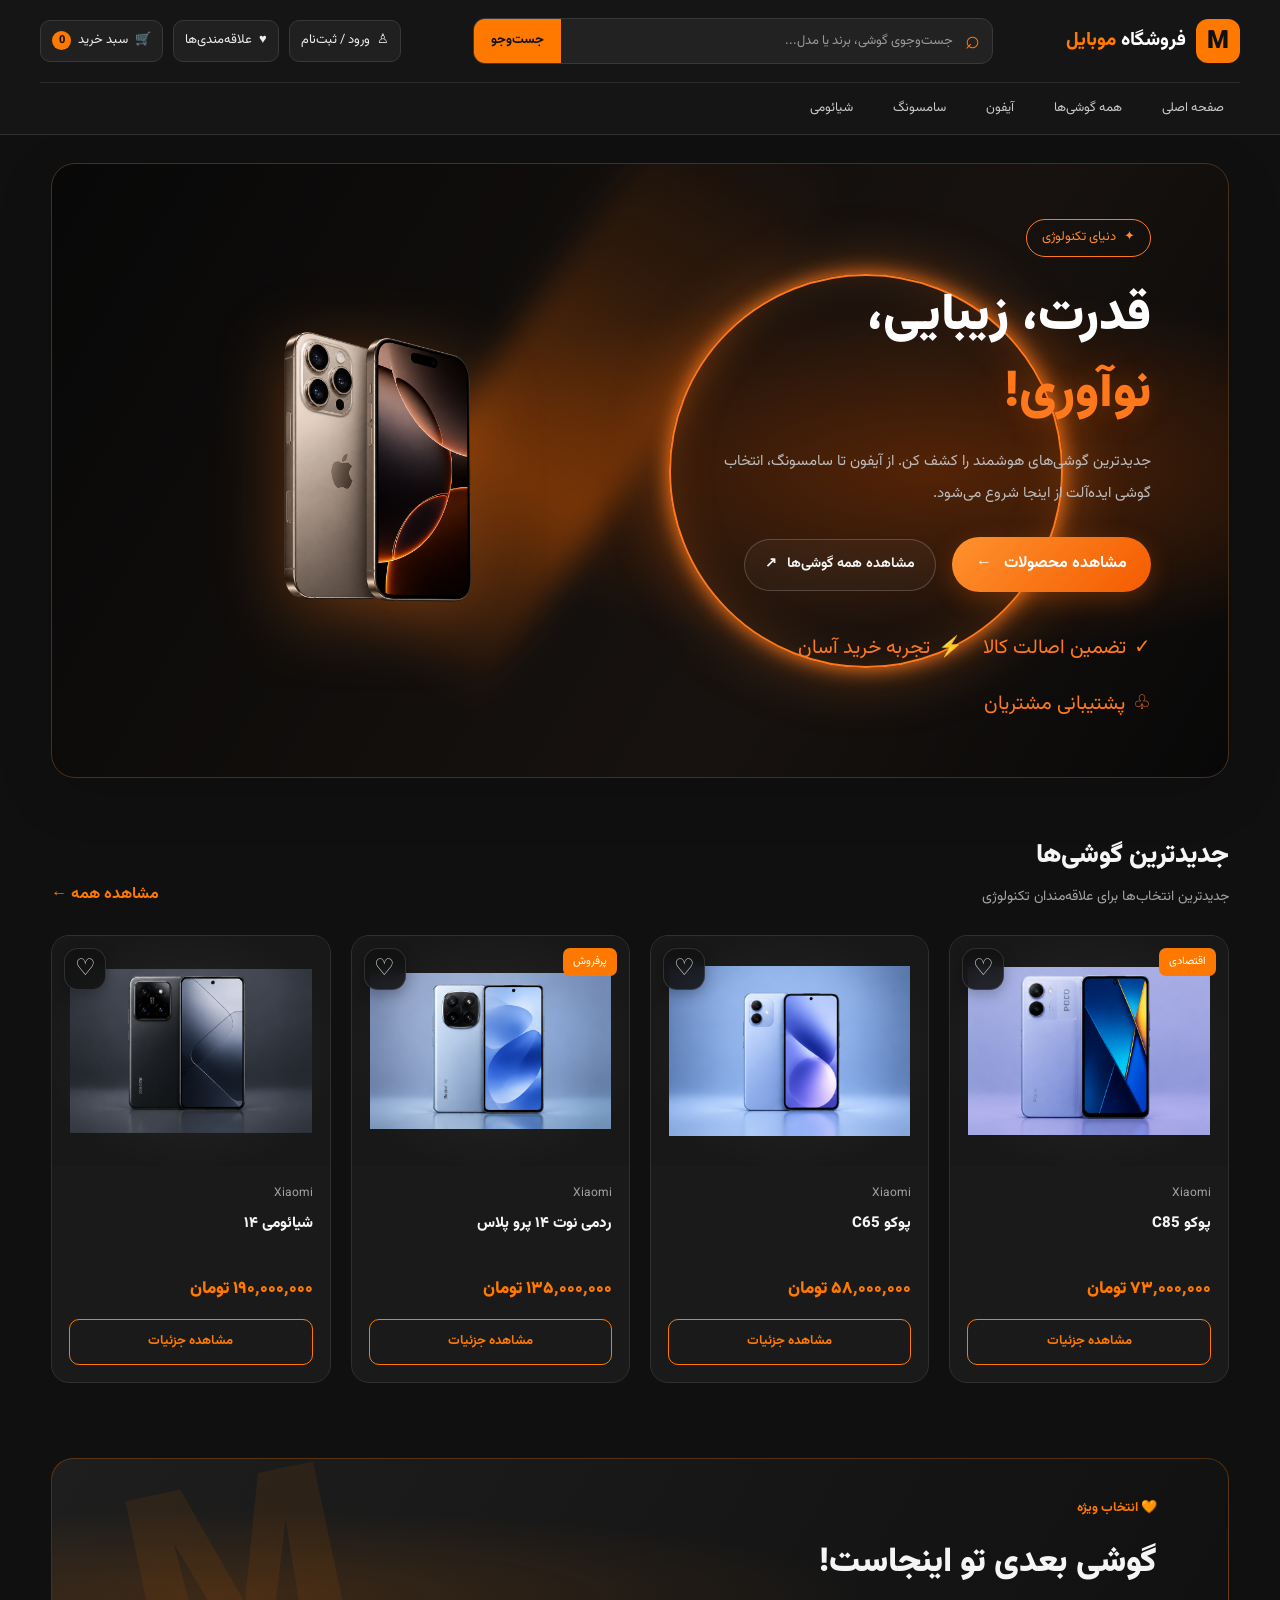
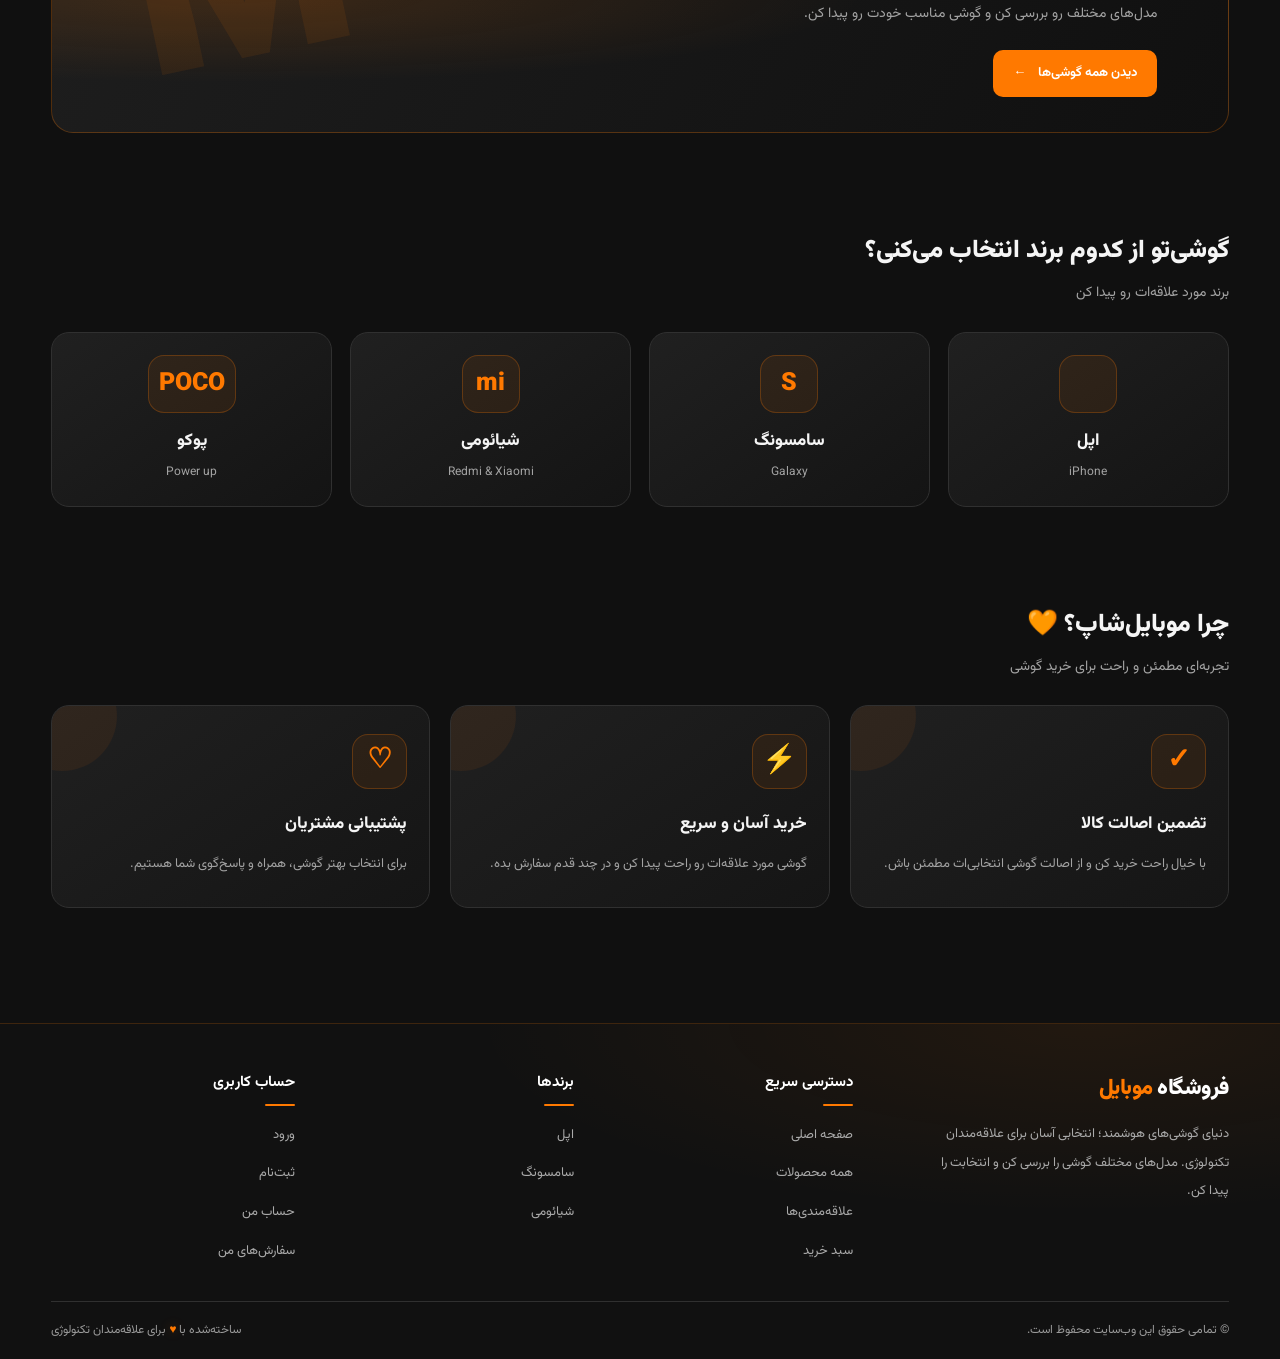
<file: index.html>
<!DOCTYPE html>
<html lang="fa" dir="rtl">
<head>
    <meta charset="UTF-8">
    <meta name="viewport" content="width=device-width, initial-scale=1.0">

    <title>فروشگاه موبایل | خرید گوشی</title>
    <meta name="description" content="مشاهده و بررسی جدیدترین گوشی‌های هوشمند در فروشگاه موبایل.">

    <link rel="stylesheet" href="css/style.css">

    <script src="js/header.js" defer></script>
    <script src="js/main.js" defer></script>
    <script src="js/products.js" defer></script>
    <script src="js/favorites.js" defer></script>
</head>
<body>

    <div id="siteHeader"></div>

    <main>
        <section class="hero container">

            <div class="hero-content">
                <div class="hero-badge">
                    <span>✦</span>
                    <span>دنیای تکنولوژی</span>
                </div>

                <h1 class="hero-title">
                    قدرت، زیبایی،
                    <span>نوآوری!</span>
                </h1>

                <p class="hero-description">
                    جدیدترین گوشی‌های هوشمند را کشف کن.
                    از آیفون تا سامسونگ، انتخاب گوشی ایده‌آلت
                    از اینجا شروع می‌شود.
                </p>

                <a href="pages/products.html" class="hero-button">
                    <span>مشاهده محصولات</span>
                    <span>←</span>
                </a>

                <a href="pages/products.html" class="hero-secondary-button">
                    مشاهده همه گوشی‌ها
                    <span>↗</span>
                </a>

                <div class="hero-features">
                    <div class="hero-feature">
                        <span>✓</span>
                        <span>تضمین اصالت کالا</span>
                    </div>

                    <div class="hero-feature">
                        <span>⚡</span>
                        <span>تجربه خرید آسان</span>
                    </div>

                    <div class="hero-feature">
                        <span>♧</span>
                        <span>پشتیبانی مشتریان</span>
                    </div>
                </div>
            </div>

            <div class="hero-visual">
                <img
                    class="hero-phone-image"
                    src="images/products/iphone-16-pro-max.png"
                    alt="گوشی آیفون ۱۶ پرو مکس"
                >
            </div>

        </section>

       <section class="latest-products container">

            <div class="products-heading">
                <div>
                    <h2>جدیدترین گوشی‌ها</h2>
                    <p>جدیدترین انتخاب‌ها برای علاقه‌مندان تکنولوژی</p>
                </div>

                <a href="pages/products.html" class="view-all">
                    مشاهده همه ←
                </a>
            </div>

            <div class="products-grid" id="productsGrid">
                <p>در حال بارگذاری محصولات...</p>
            </div>

        </section>

        <!-- منتخب‌های موبایل‌شاپ -->
        <section class="popular-products container">

            <div class="popular-banner">
                <div class="popular-content">
                    <span class="popular-label">🧡 انتخاب ویژه</span>
                    <h2>گوشی بعدی تو اینجاست!</h2>
                    <p>
                        مدل‌های مختلف رو بررسی کن و گوشی مناسب خودت رو پیدا کن.
                    </p>
                    <a href="pages/products.html" class="popular-button">
                        دیدن همه گوشی‌ها
                        <span>←</span>
                    </a>
                </div>

                <div class="popular-decoration">M</div>
            </div>

        </section>

        <!-- دسته‌بندی برندها -->
        <section class="brand-categories container">

            <div class="section-heading">
                <h2>گوشی‌تو از کدوم برند انتخاب می‌کنی؟</h2>
                <p>برند مورد علاقه‌ات رو پیدا کن</p>
            </div>

            <div class="brands-grid">

                <a href="pages/products.html?brand=Apple" class="brand-card">
                    <span class="brand-icon"></span>
                    <h3>اپل</h3>
                    <p>iPhone</p>
                    <span class="brand-arrow">←</span>
                </a>

                <a href="pages/products.html?brand=Samsung" class="brand-card">
                    <span class="brand-icon">S</span>
                    <h3>سامسونگ</h3>
                    <p>Galaxy</p>
                    <span class="brand-arrow">←</span>
                </a>

                <a href="pages/products.html?brand=Xiaomi" class="brand-card">
                    <span class="brand-icon">mi</span>
                    <h3>شیائومی</h3>
                    <p>Redmi & Xiaomi</p>
                    <span class="brand-arrow">←</span>
                </a>

                <a href="pages/products.html?brand=POCO" class="brand-card">
                    <span class="brand-icon">POCO</span>
                    <h3>پوکو</h3>
                    <p>Power up</p>
                    <span class="brand-arrow">←</span>
                </a>

            </div>

        </section>

        <!-- چرا موبایل‌شاپ؟ -->
        <section class="why-us container">

            <div class="section-heading">
                <h2>چرا موبایل‌شاپ؟ 🧡</h2>
                <p>تجربه‌ای مطمئن و راحت برای خرید گوشی</p>
            </div>

            <div class="benefits-grid">

                <article class="benefit-card">
                    <div class="benefit-icon">
                        <span>✓</span>
                    </div>
                    <h3>تضمین اصالت کالا</h3>
                    <p>
                        با خیال راحت خرید کن و از اصالت
                        گوشی انتخابی‌ات مطمئن باش.
                    </p>
                </article>

                <article class="benefit-card">
                    <div class="benefit-icon">
                        <span>⚡</span>
                    </div>
                    <h3>خرید آسان و سریع</h3>
                    <p>
                        گوشی مورد علاقه‌ات رو راحت پیدا کن
                        و در چند قدم سفارش بده.
                    </p>
                </article>

                <article class="benefit-card">
                    <div class="benefit-icon">
                        <span>♡</span>
                    </div>
                    <h3>پشتیبانی مشتریان</h3>
                    <p>
                        برای انتخاب بهتر گوشی،
                        همراه و پاسخ‌گوی شما هستیم.
                    </p>
                </article>

            </div>

        </section>
    </main>

    <div id="siteFooter"></div>

</body>
</html>
</file>
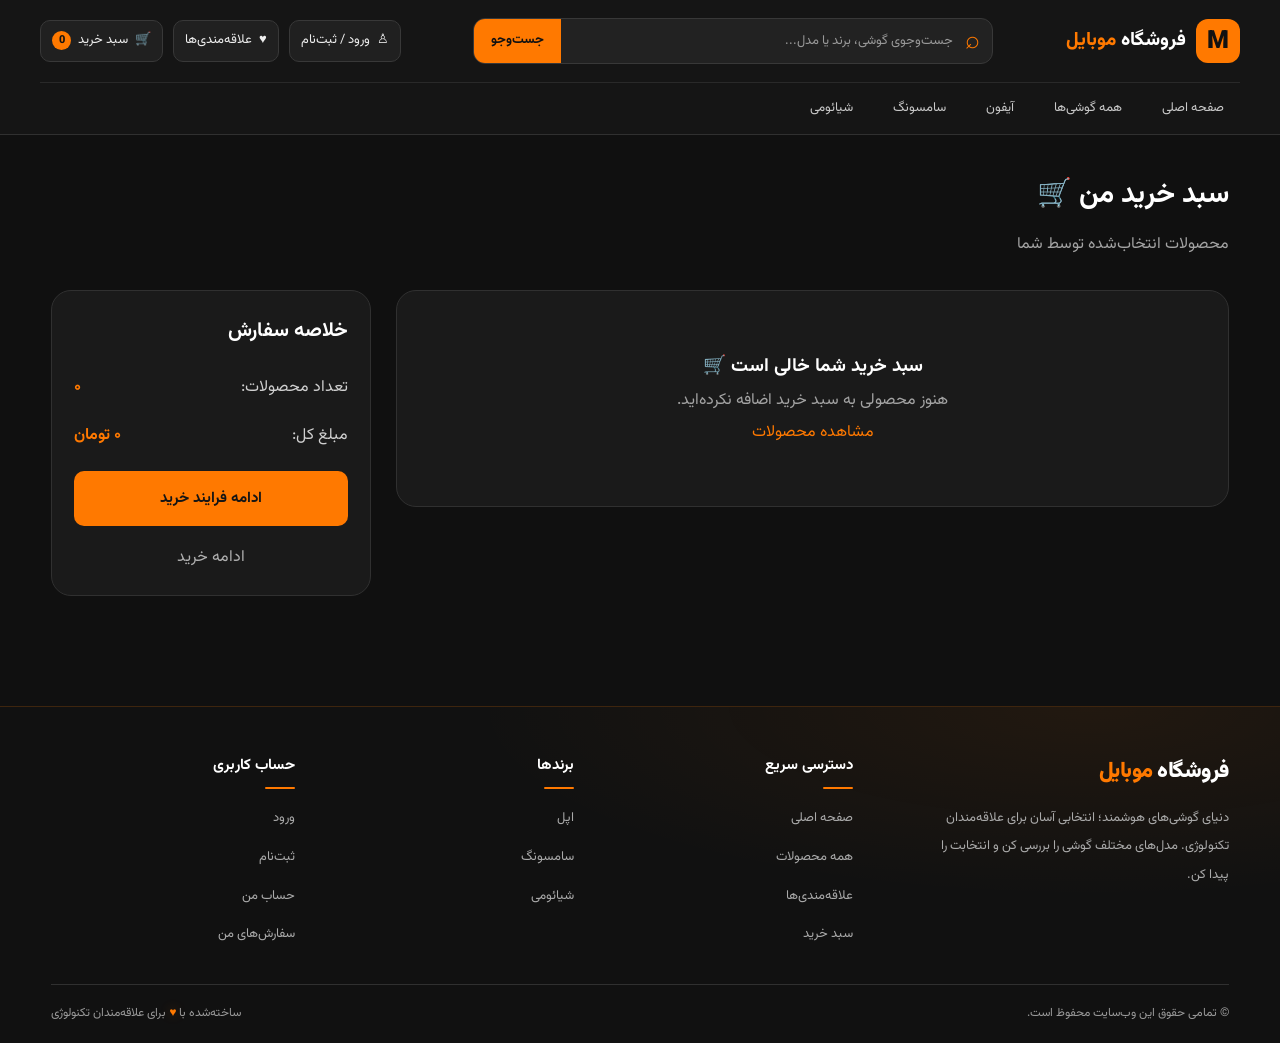
<file: pages/cart.html>
<!DOCTYPE html>
<html lang="fa" dir="rtl">
<head>
    <meta charset="UTF-8">
    <meta name="viewport" content="width=device-width, initial-scale=1.0">
    <title>سبد خرید | موبایل‌شاپ</title>

    <link rel="stylesheet" href="../css/style.css">
    <link rel="stylesheet" href="../css/cart.css">

    <script src="../js/header.js" defer></script>
    <script src="../js/main.js" defer></script>
    <script src="../js/cart.js" defer></script>
</head>
<body>

    <div id="siteHeader"></div>

    <main class="container cart-page">
        <h1>سبد خرید من 🛒</h1>
        <p class="cart-subtitle">محصولات انتخاب‌شده توسط شما</p>

        <div class="cart-layout">
            <section id="cartItems" class="cart-items">
                <p>در حال بارگذاری سبد خرید...</p>
            </section>

            <aside class="cart-summary">
                <h2>خلاصه سفارش</h2>

                <div class="summary-row">
                    <span>تعداد محصولات:</span>
                    <strong id="cartTotalItems">۰</strong>
                </div>

                <div class="summary-row">
                    <span>مبلغ کل:</span>
                    <strong id="cartTotalPrice">۰ تومان</strong>
                </div>

                <button id="checkoutBtn" class="checkout-btn">
                    ادامه فرایند خرید
                </button>

                <a href="products.html" class="continue-shopping">
                    ادامه خرید
                </a>
            </aside>
        </div>
    </main>

    <div id="siteFooter"></div>

</body>
</html>
</file>
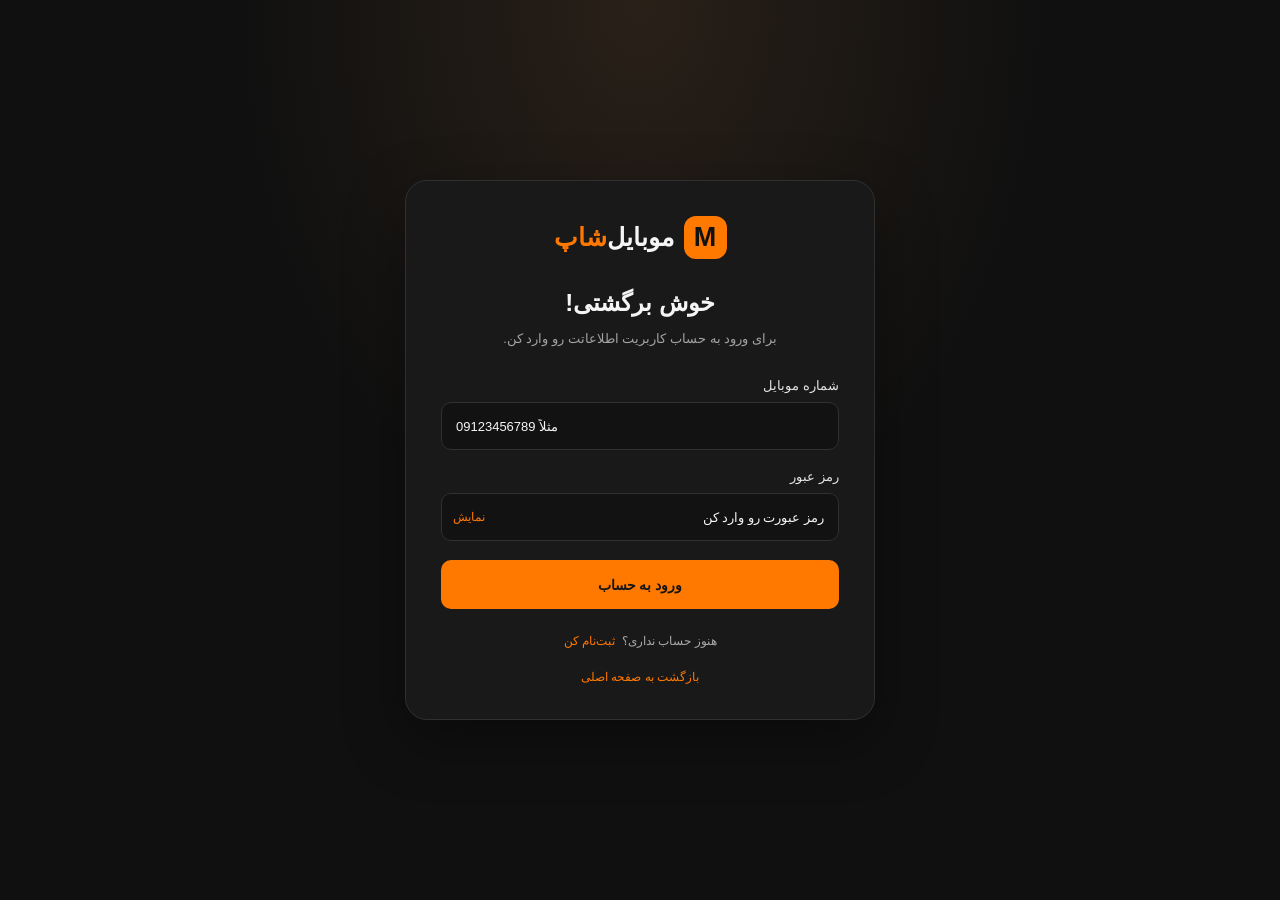
<file: pages/checkout.html>
<!DOCTYPE html>
<html lang="fa" dir="rtl">
<head>
    <meta charset="UTF-8">
    <meta name="viewport" content="width=device-width, initial-scale=1.0">
    <title>تسویه‌حساب | موبایل‌شاپ</title>

    <link rel="stylesheet" href="../css/variables.css">
    <link rel="stylesheet" href="../css/style.css">
    <link rel="stylesheet" href="../css/checkout.css">

    <script src="../js/header.js" defer></script>
    <script src="../js/main.js" defer></script>
    <script src="../js/checkout.js" defer></script>
</head>
<body>

    <div id="siteHeader"></div>

    <main class="checkout-page">
        <div class="checkout-container">

            <div class="checkout-heading">
                <h1>تکمیل سفارش</h1>
                <p>اطلاعات ارسال سفارش خود را وارد کن.</p>
            </div>

            <form id="checkoutForm" class="checkout-layout">

                <section class="checkout-form-section">
                    <h2>اطلاعات گیرنده</h2>

                    <label for="receiverName">نام و نام خانوادگی</label>
                    <input type="text" id="receiverName" required maxlength="100">

                    <label for="receiverPhone">شماره موبایل</label>
                    <input
                        type="tel"
                        id="receiverPhone"
                        inputmode="numeric"
                        pattern="09[0-9]{9}"
                        placeholder="09123456789"
                        required
                    >

                    <label for="receiverAddress">آدرس کامل</label>
                    <textarea
                        id="receiverAddress"
                        rows="4"
                        maxlength="1000"
                        placeholder="استان، شهر، خیابان، پلاک و واحد"
                        required
                    ></textarea>

                    <h2 class="payment-heading">روش پرداخت</h2>

                    <label class="payment-option">
                        <input type="radio" name="paymentMethod" value="پرداخت هنگام تحویل" checked>
                        پرداخت هنگام تحویل
                    </label>

                    <p class="checkout-note">
                        در این مرحله پرداخت اینترنتی نداریم؛ این گزینه فقط روش پرداخت ثبت‌شده در سفارش را مشخص می‌کند.
                    </p>
                </section>

                <aside class="checkout-summary">
                    <h2>خلاصه سفارش</h2>

                    <div id="checkoutItems">
                        <p>در حال بارگذاری محصولات...</p>
                    </div>

                    <div class="checkout-total">
                        <span>مبلغ قابل پرداخت</span>
                        <strong id="checkoutTotal">۰ تومان</strong>
                    </div>

                    <p id="checkoutMessage" class="checkout-message" role="status"></p>

                    <button type="submit" id="placeOrderBtn">
                        ثبت نهایی سفارش
                    </button>
                </aside>

            </form>
        </div>
    </main>

    <div id="siteFooter"></div>

</body>
</html>
</file>
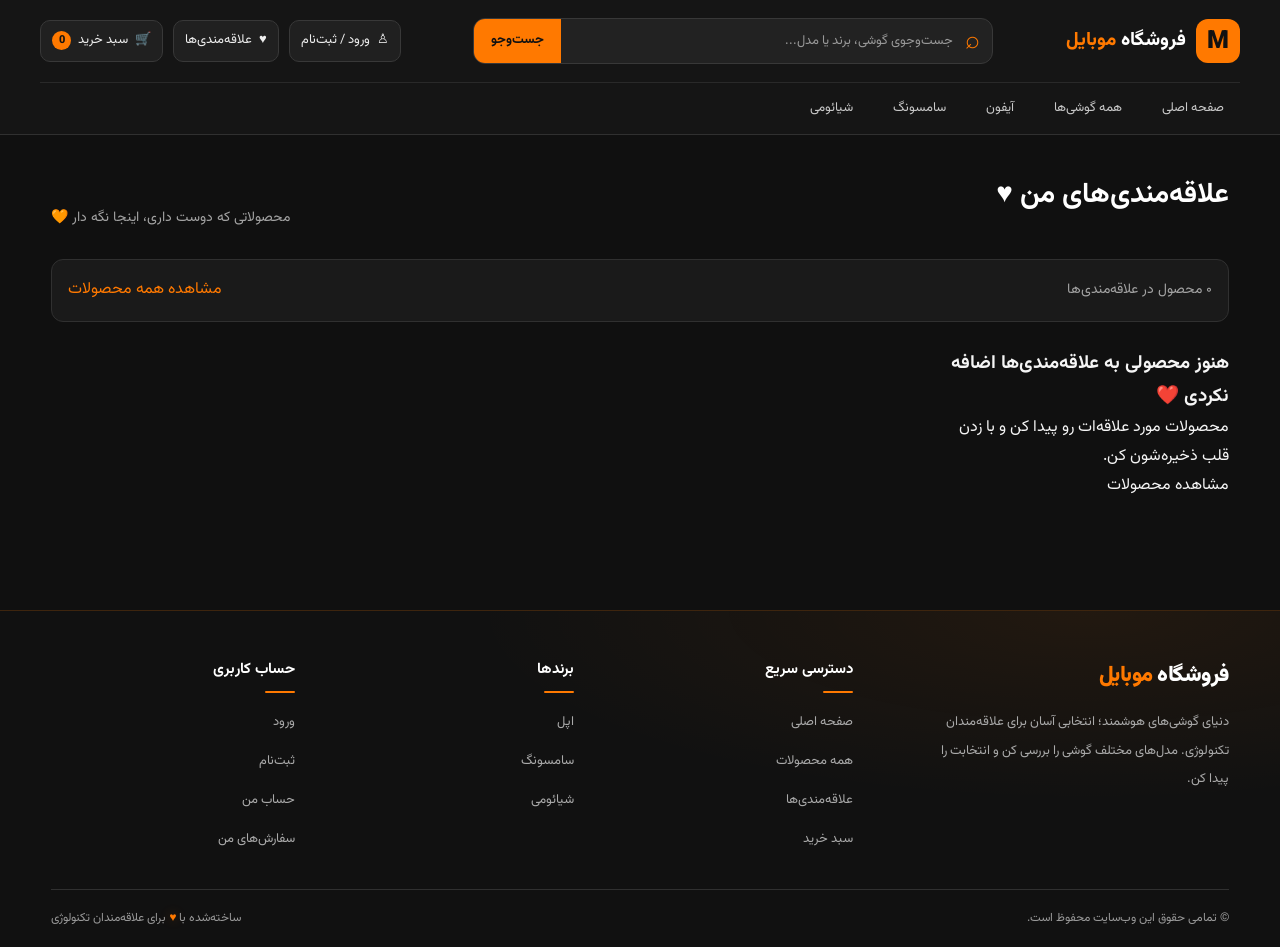
<file: pages/favorites.html>
<!DOCTYPE html>
<html lang="fa" dir="rtl">
<head>
    <meta charset="UTF-8">
    <meta name="viewport" content="width=device-width, initial-scale=1.0">

    <title>علاقه‌مندی‌های من | موبایل‌شاپ</title>

    <link rel="stylesheet" href="../css/style.css">
    <link rel="stylesheet" href="../css/products.css">

    <script src="../js/header.js" defer></script>
    <script src="../js/main.js" defer></script>
    <script src="../js/cart.js" defer></script>
    <script src="../js/favorites.js" defer></script>
</head>
<body>

    <div id="siteHeader"></div>

    <main class="container products-page favorites-page">

        <div class="products-heading">
            <h1>علاقه‌مندی‌های من <span>♥</span></h1>
            <p>محصولاتی که دوست داری، اینجا نگه دار 🧡</p>
        </div>

        <div class="products-toolbar">
            <span id="favoritesCount">۰ محصول در علاقه‌مندی‌ها</span>

            <a href="products.html" class="favorites-back-link">
                مشاهده همه محصولات
            </a>
        </div>

        <section id="favoritesGrid" class="products-grid">
            <p>در حال بارگذاری علاقه‌مندی‌ها...</p>
        </section>

    </main>

    <div id="siteFooter"></div>

</body>
</html>
</file>
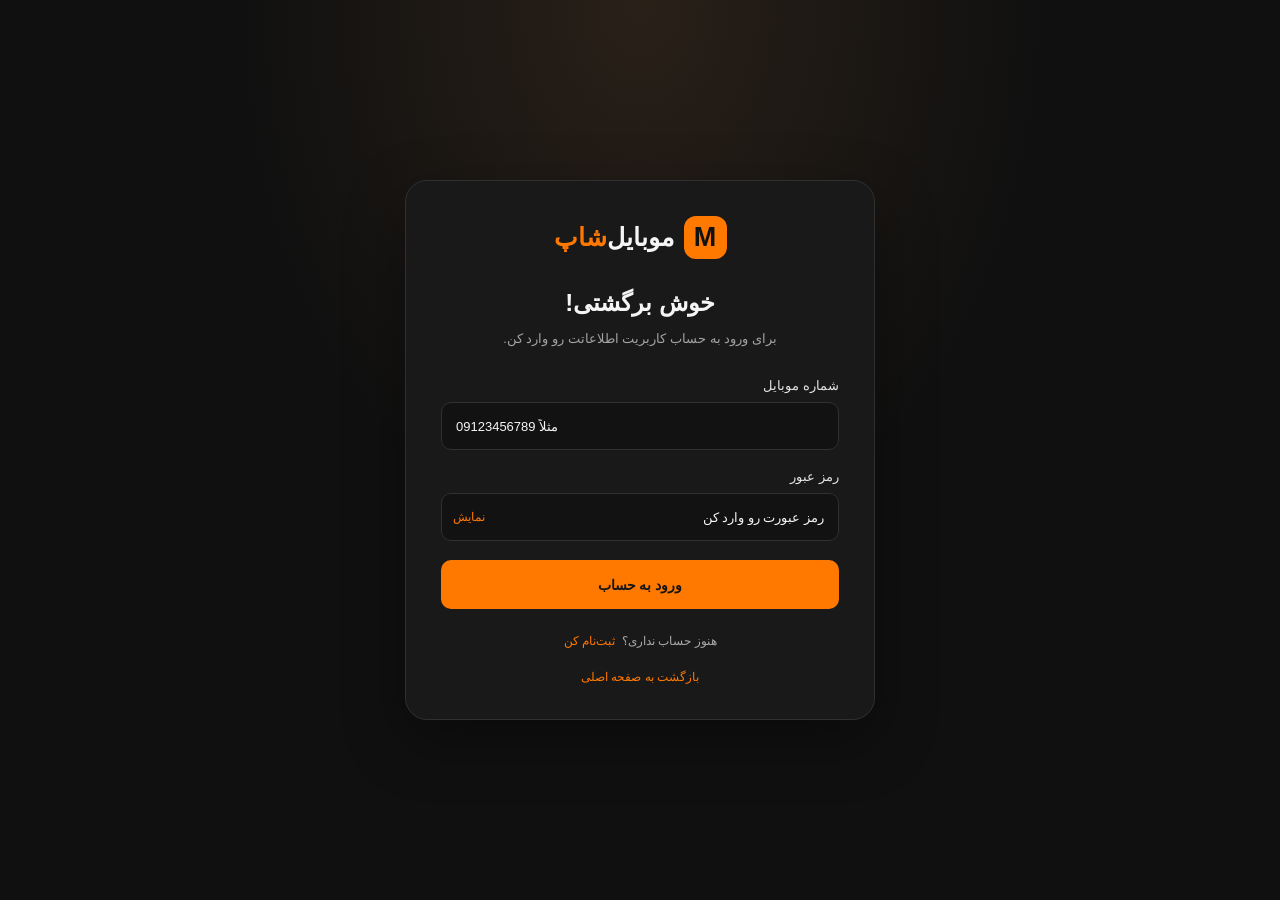
<file: pages/login.html>
<!DOCTYPE html>
<html lang="fa" dir="rtl">
<head>
    <meta charset="UTF-8">
    <meta name="viewport" content="width=device-width, initial-scale=1.0">
    <title>ورود به حساب | موبایل‌شاپ</title>

    <link rel="stylesheet" href="../css/variables.css">
    <link rel="stylesheet" href="../css/auth.css">

    <script src="../js/auth.js" defer></script>
</head>
<body class="auth-page">

    <main class="auth-container">
        <section class="auth-card">

            <a href="../index.html" class="auth-logo">
                <span class="logo-icon">M</span>
                <span>موبایل<span class="logo-orange">‌شاپ</span></span>
            </a>

            <div class="auth-heading">
                <h1>خوش برگشتی!</h1>
                <p>برای ورود به حساب کاربریت اطلاعاتت رو وارد کن.</p>
            </div>

            <form id="loginForm" class="auth-form">

                <div class="form-group">
                    <label for="loginPhone">شماره موبایل</label>
                    <input
                        type="tel"
                        id="loginPhone"
                        name="phone"
                        placeholder="مثلاً 09123456789"
                        autocomplete="tel"
                        inputmode="numeric"
                        pattern="09[0-9]{9}"
                        maxlength="11"
                        required>
                </div>

                <div class="form-group">
                    <label for="loginPassword">رمز عبور</label>

                    <div class="password-wrapper">
                        <input
                            type="password"
                            id="loginPassword"
                            name="password"
                            placeholder="رمز عبورت رو وارد کن"
                            autocomplete="current-password"
                            required>

                        <button
                            type="button"
                            class="toggle-password"
                            data-target="loginPassword">
                            نمایش
                        </button>
                    </div>
                </div>

                <p
                    id="loginMessage"
                    class="auth-message"
                    role="status"
                    aria-live="polite">
                </p>

                <button type="submit" class="auth-submit">
                    ورود به حساب
                </button>

            </form>

            <div class="auth-switch">
                <span>هنوز حساب نداری؟</span>
                <a href="register.html">ثبت‌نام کن</a>
            </div>

            <a href="../index.html" class="back-home">
                بازگشت به صفحه اصلی
            </a>

        </section>
    </main>

</body>
</html>
</file>
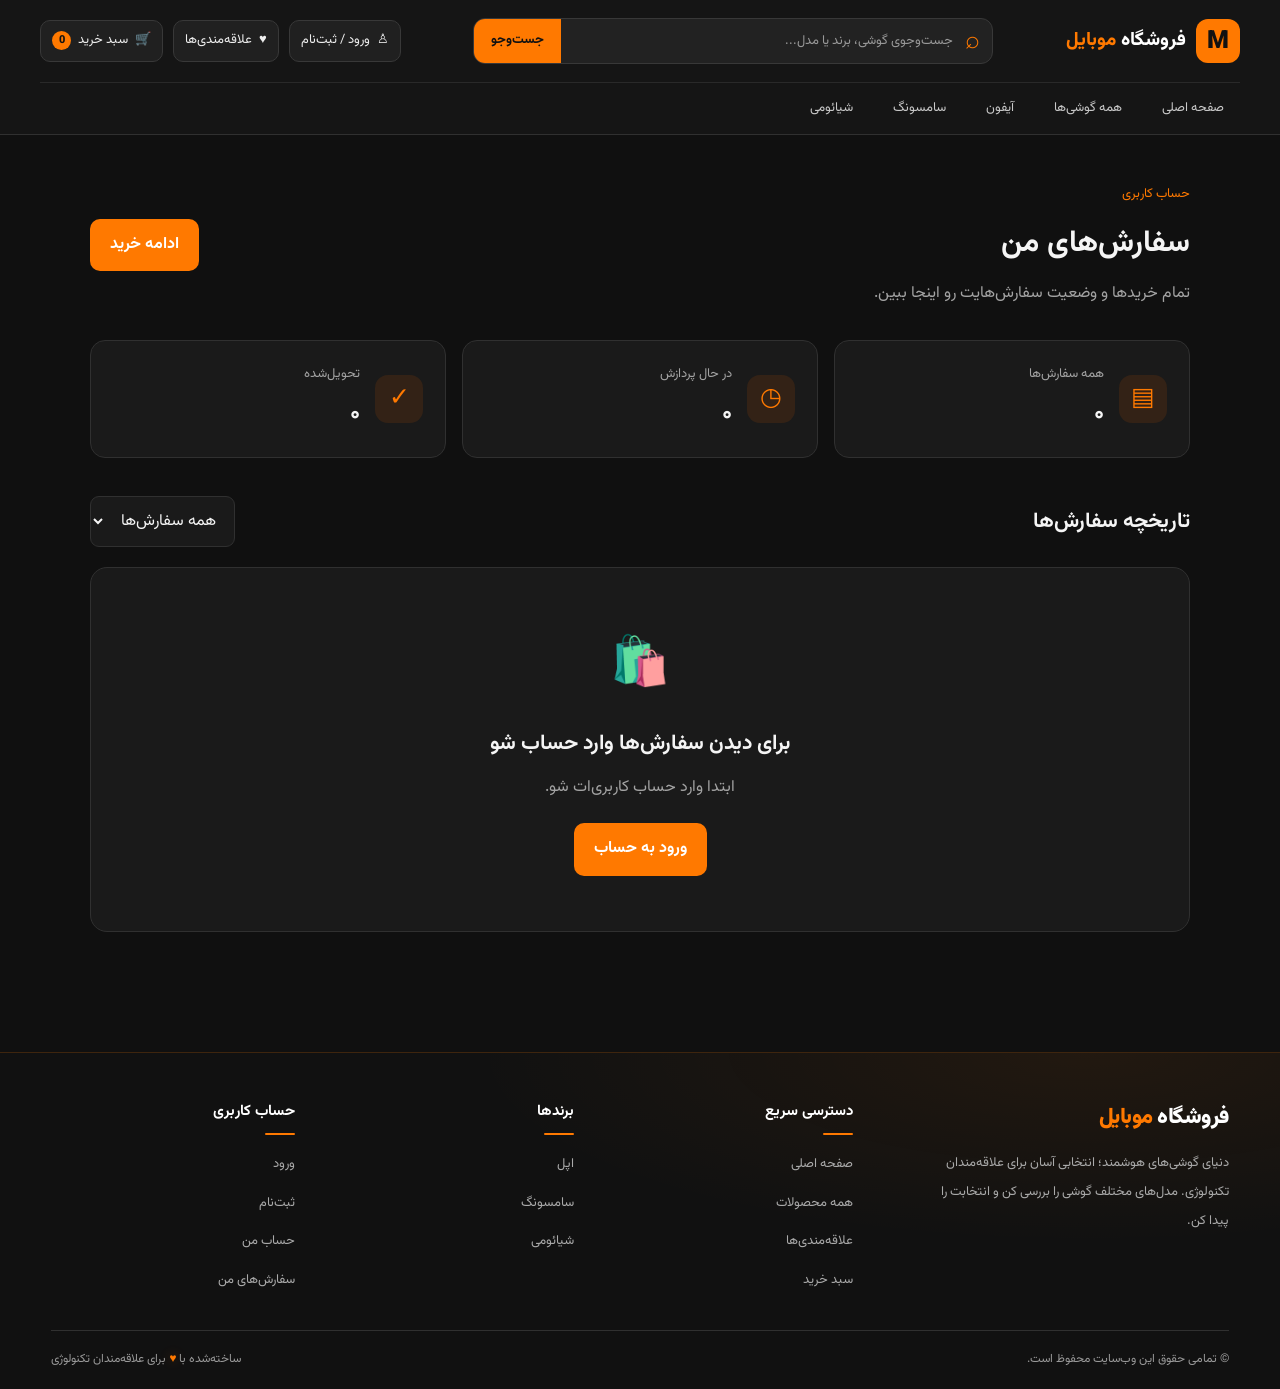
<file: pages/orders.html>
<!DOCTYPE html>
<html lang="fa" dir="rtl">
<head>
    <meta charset="UTF-8">
    <meta name="viewport" content="width=device-width, initial-scale=1.0">
    <title>سفارش‌های من | موبایل‌شاپ</title>

    <link rel="stylesheet" href="../css/variables.css">
    <link rel="stylesheet" href="../css/style.css">
    <link rel="stylesheet" href="../css/account.css">
    <link rel="stylesheet" href="../css/orders.css">
</head>
<body>

    <div id="siteHeader"></div>

    <main class="orders-page">
        <div class="orders-container">

            <div class="orders-heading">
                <div>
                    <span class="orders-eyebrow">حساب کاربری</span>
                    <h1>سفارش‌های من</h1>
                    <p>تمام خریدها و وضعیت سفارش‌هایت رو اینجا ببین.</p>
                </div>

                <a href="products.html" class="orders-shop-btn">
                    ادامه خرید
                </a>
            </div>

            <div class="orders-summary">
                <div class="summary-card">
                    <span class="summary-icon">▤</span>
                    <div>
                        <span>همه سفارش‌ها</span>
                        <strong id="totalOrders">۰</strong>
                    </div>
                </div>

                <div class="summary-card">
                    <span class="summary-icon">◷</span>
                    <div>
                        <span>در حال پردازش</span>
                        <strong id="pendingOrders">۰</strong>
                    </div>
                </div>

                <div class="summary-card">
                    <span class="summary-icon">✓</span>
                    <div>
                        <span>تحویل‌شده</span>
                        <strong id="deliveredOrders">۰</strong>
                    </div>
                </div>
            </div>

            <div class="orders-toolbar">
                <h2>تاریخچه سفارش‌ها</h2>

                <select id="orderFilter" aria-label="فیلتر سفارش‌ها">
                    <option value="all">همه سفارش‌ها</option>
                    <option value="processing">در حال پردازش</option>
                    <option value="shipped">ارسال‌شده</option>
                    <option value="delivered">تحویل‌شده</option>
                    <option value="cancelled">لغوشده</option>
                </select>
            </div>

            <div id="ordersList" class="orders-list"></div>

            <div id="ordersEmpty" class="orders-empty" hidden>
                <div class="empty-icon">🛍️</div>
                <h2>هنوز سفارشی ثبت نکردی!</h2>
                <p>وقتی خریدی انجام بدی، سفارش‌هات اینجا نمایش داده می‌شن.</p>
                <a href="products.html" class="orders-shop-btn">
                    مشاهده محصولات
                </a>
            </div>

        </div>
    </main>

    <div id="siteFooter"></div>

    <script src="../js/header.js"></script>
    <script src="../js/main.js"></script>
    <script src="../js/orders.js"></script>

</body>
</html>
</file>
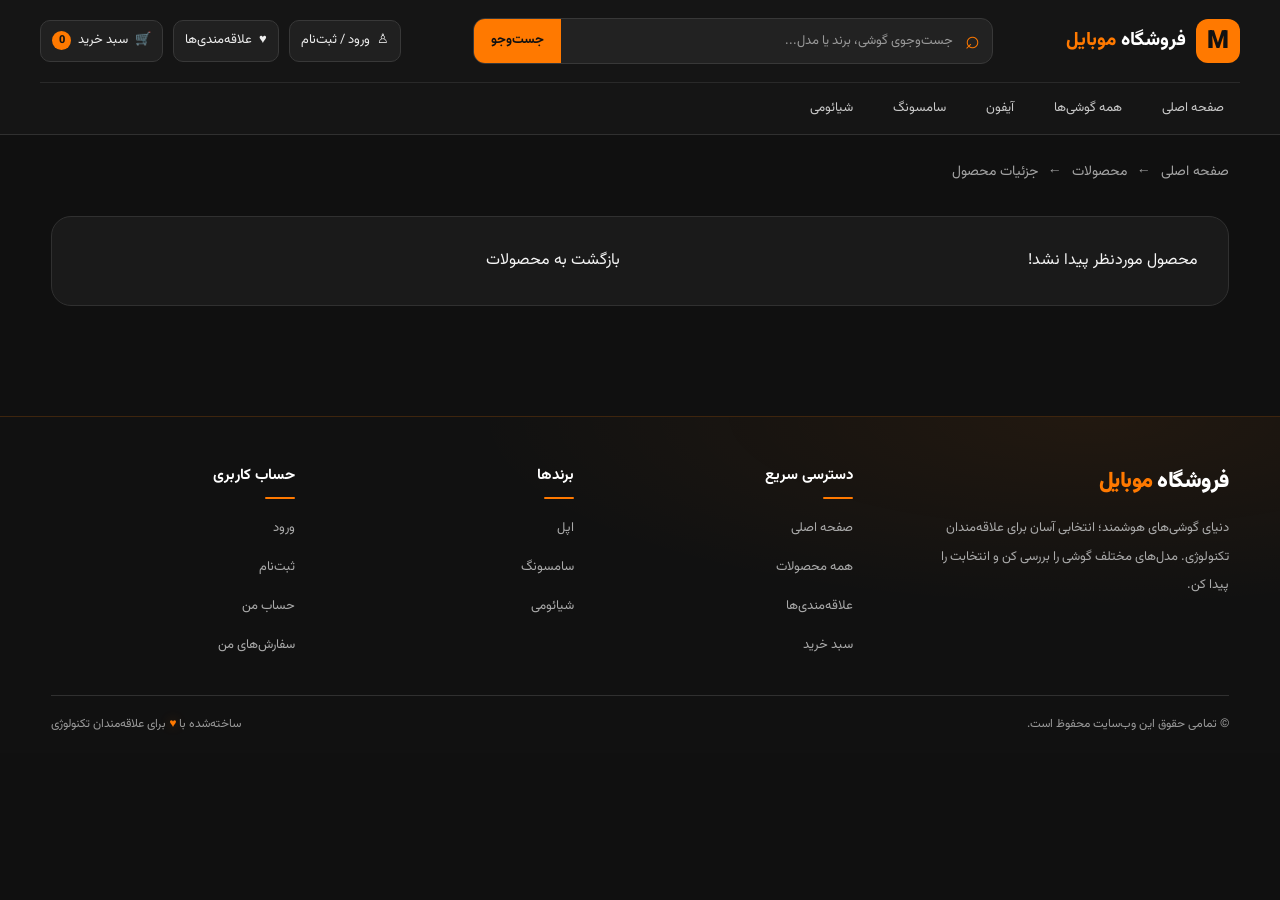
<file: pages/product-details.html>
<!DOCTYPE html>
<html lang="fa" dir="rtl">
<head>
    <meta charset="UTF-8">
    <meta name="viewport" content="width=device-width, initial-scale=1.0">
    <title>جزئیات محصول | موبایل‌شاپ</title>

    <link rel="stylesheet" href="../css/style.css">
    <link rel="stylesheet" href="../css/product-details.css">

    <script src="../js/product-details.js" defer></script>
    <script src="../js/cart.js" defer></script>
</head>
<body>

    <div id="siteHeader"></div>

    <main class="container product-details-page">

        <nav class="breadcrumb">
            <a href="../index.html">صفحه اصلی</a>
            <span>←</span>
            <a href="products.html">محصولات</a>
            <span>←</span>
            <span id="breadcrumbName">جزئیات محصول</span>
        </nav>

        <section id="productDetails" class="product-details">
            <p>در حال بارگذاری اطلاعات محصول...</p>
        </section>

    </main>

    <div id="siteFooter"></div>

    <script src="../js/header.js" defer></script>
    <script src="../js/main.js" defer></script>

</body>
</html>
</file>
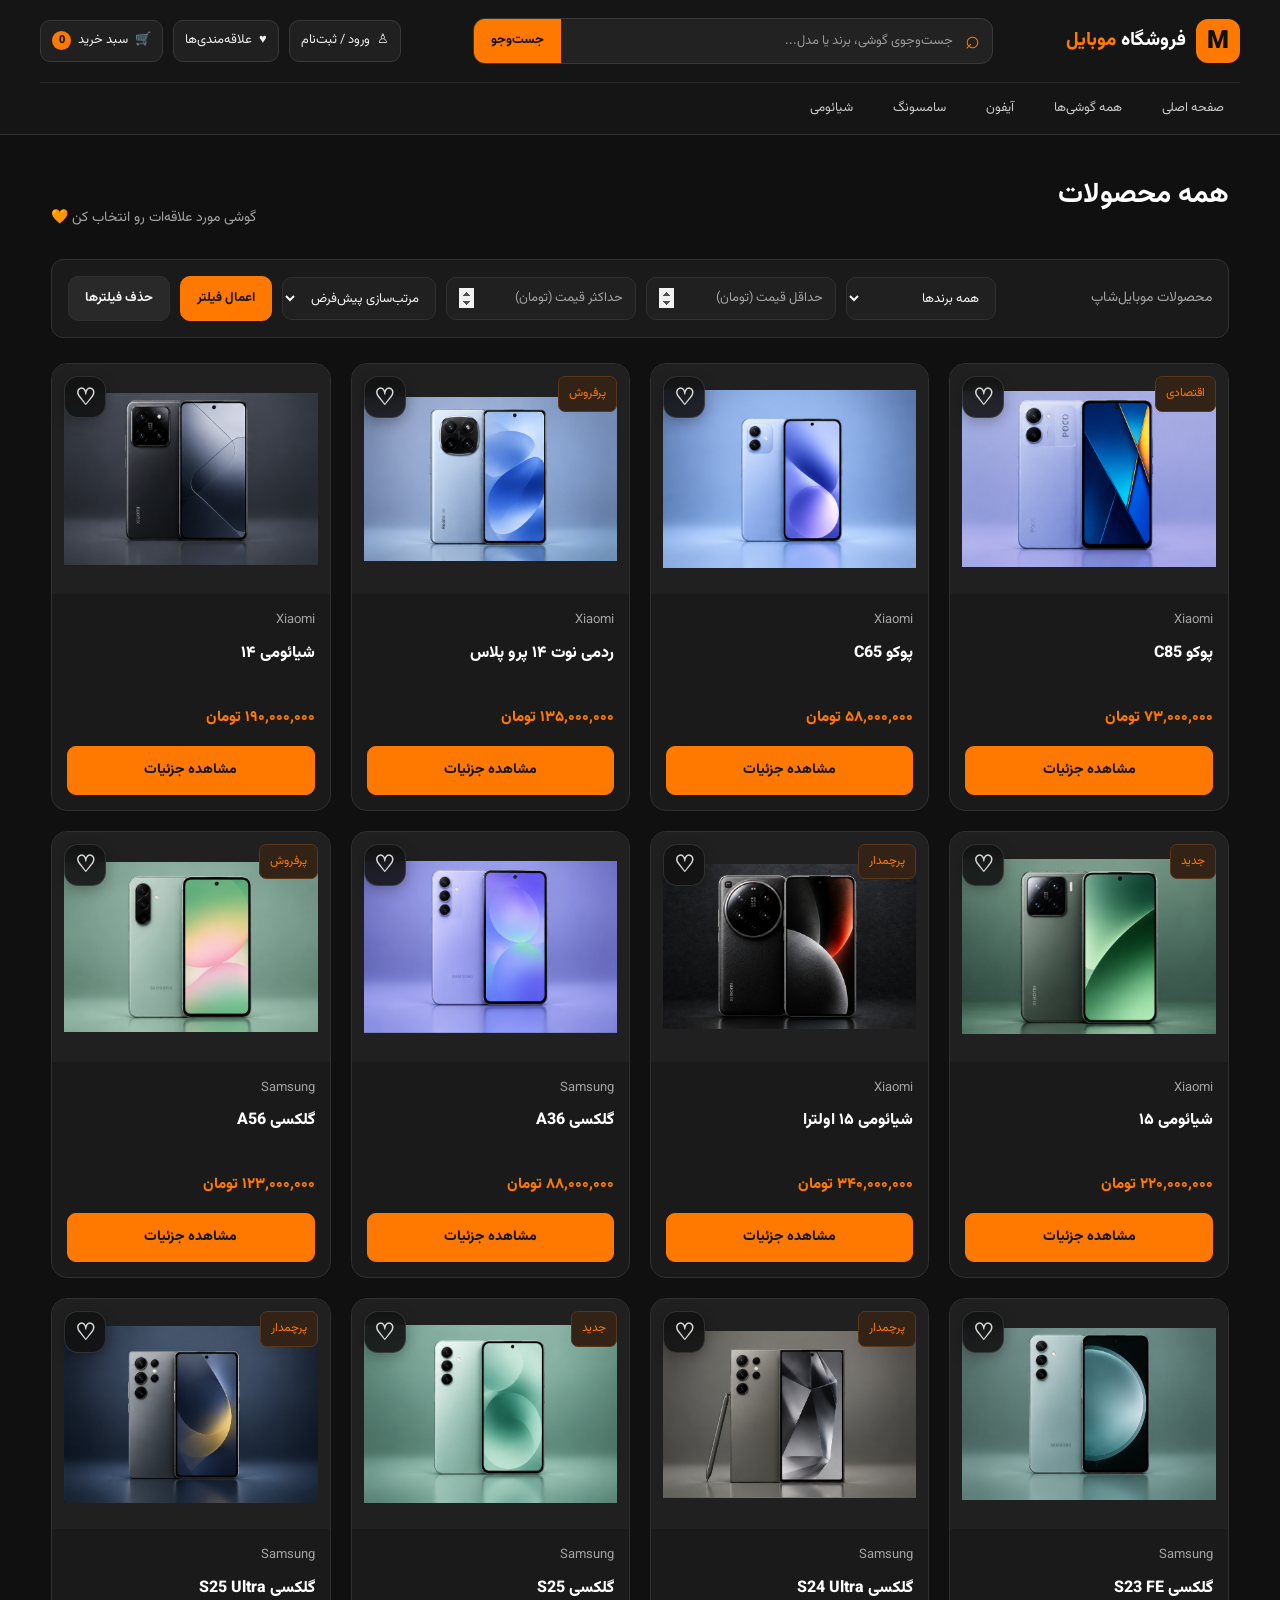
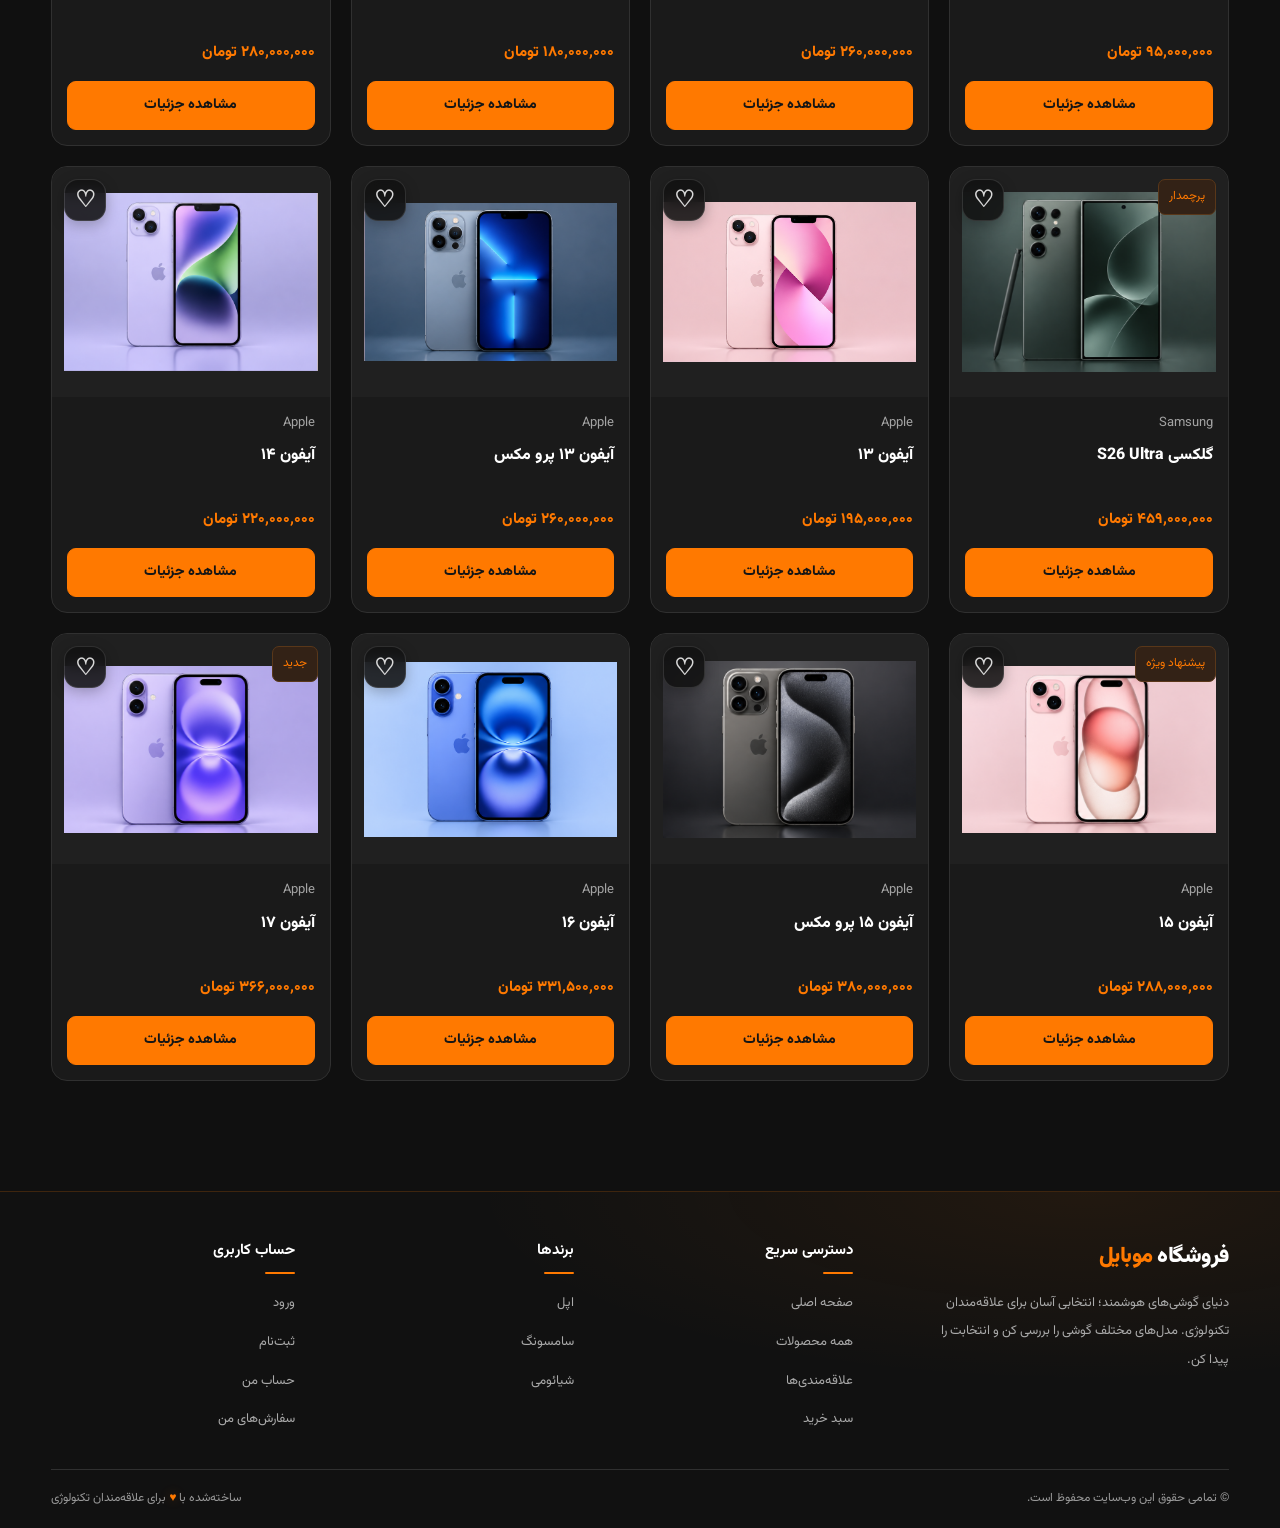
<file: pages/products.html>
<!DOCTYPE html>
<html lang="fa" dir="rtl">
<head>
    <meta charset="UTF-8">
    <meta name="viewport" content="width=device-width, initial-scale=1.0">

    <title>همه محصولات | موبایل‌شاپ</title>

    <link rel="stylesheet" href="../css/style.css">
    <link rel="stylesheet" href="../css/products.css">

    <script src="../js/header.js" defer></script>
    <script src="../js/main.js" defer></script>
    <script src="../js/cart.js" defer></script>
    <script src="../js/products.js" defer></script>
    <script src="../js/favorites.js" defer></script>
</head>

<body>

    <div id="siteHeader"></div>

    <main class="container products-page">

        <div class="products-heading">
            <h1>همه محصولات</h1>
            <p>گوشی مورد علاقه‌ات رو انتخاب کن 🧡</p>
        </div>

         <div class="products-toolbar">
    <span>محصولات موبایل‌شاپ</span>

    <div class="products-filters">
            <select id="filterBrand" aria-label="فیلتر برند">
                <option value="">همه برندها</option>
                <option value="Apple">اپل</option>
                <option value="Samsung">سامسونگ</option>
                <option value="Xiaomi">شیائومی</option>
                <option value="POCO">پوکو</option>
            </select>

            <input
                type="number"
                id="minPrice"
                placeholder="حداقل قیمت (تومان)"
                min="0"
                aria-label="حداقل قیمت به تومان"
            >

            <input
                type="number"
                id="maxPrice"
                placeholder="حداکثر قیمت (تومان)"
                min="0"
                aria-label="حداکثر قیمت به تومان"
            >

            <select id="sortProducts" aria-label="مرتب‌سازی محصولات">
                <option value="default">مرتب‌سازی پیش‌فرض</option>
                <option value="price-low">ارزان‌ترین</option>
                <option value="price-high">گران‌ترین</option>
                <option value="name">نام محصول</option>
            </select>

            <button type="button" id="applyFilters">اعمال فیلتر</button>
            <button type="button" id="clearFilters">حذف فیلترها</button>
        </div>
    </div>

        <section id="productsGrid" class="products-grid">
            <p>در حال بارگذاری محصولات...</p>
        </section>

    </main>

    <div id="siteFooter"></div>

</body>
</html>
</file>
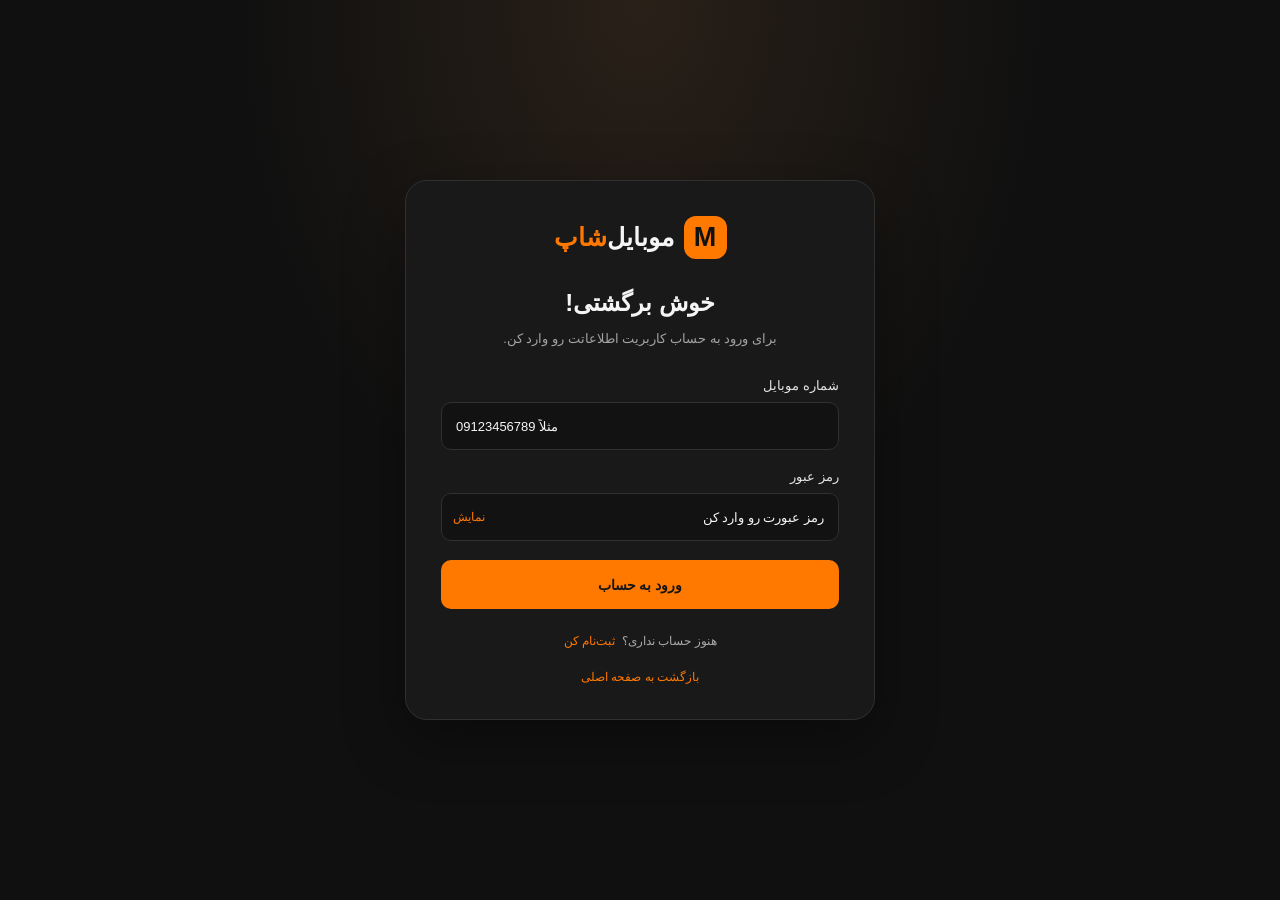
<file: pages/profile.html>
<!DOCTYPE html>
<html lang="fa" dir="rtl">
<head>
    <meta charset="UTF-8">
    <meta name="viewport" content="width=device-width, initial-scale=1.0">
    <title>پروفایل من | فروشگاه موبایل</title>

    <link rel="stylesheet" href="../css/variables.css">
    <link rel="stylesheet" href="../css/style.css">
    <link rel="stylesheet" href="../css/account.css">
</head>
<body>

    <div id="siteHeader"></div>

    <main class="profile-page">
        <div class="container">

            <div class="profile-heading">
                <h1>پروفایل من</h1>
                <p>اطلاعات حساب کاربری خودت رو مدیریت کن.</p>
            </div>

            <div class="profile-layout">

                <aside class="profile-sidebar">
                    <div class="profile-avatar" id="profileAvatar">م</div>
                    <h2 id="profileName">کاربر</h2>
                    <p id="profilePhone">شماره موبایل</p>

                    <nav class="profile-menu">
                        <a href="profile.html" class="profile-menu-link active">اطلاعات حساب</a>
                        <a href="orders.html" class="profile-menu-link">سفارش‌های من</a>
                        <a href="favorites.html" class="profile-menu-link">علاقه‌مندی‌ها</a>
                        <button type="button" class="profile-menu-link logout-profile" id="profileLogout">خروج از حساب</button>
                    </nav>
                </aside>

                <section class="profile-content">
                    <div class="profile-section-heading">
                        <h2>اطلاعات شخصی</h2>
                        <p>اطلاعات حساب کاربری خودت رو مشاهده و ویرایش کن.</p>
                    </div>

                    <form id="profileForm" class="profile-form">

                        <div class="profile-field">
                            <label for="profileFullName">نام و نام خانوادگی</label>
                            <input type="text" id="profileFullName" required minlength="3">
                        </div>

                        <div class="profile-field">
                            <label for="profileEmail">ایمیل</label>
                            <input type="email" id="profileEmail" placeholder="example@email.com">
                        </div>

                        <div class="profile-field">
                            <label for="profilePhoneInput">شماره موبایل</label>
                            <input type="tel" id="profilePhoneInput" readonly>
                            <small>شماره موبایل فعلاً قابل تغییر نیست.</small>
                        </div>

                        <p id="profileMessage" class="profile-message" aria-live="polite"></p>

                        <button type="submit" class="profile-save-btn">
                            ذخیره تغییرات
                        </button>

                    </form>
                        <div class="profile-section-heading password-section-heading">
                        <h2>تغییر رمز عبور</h2>
                        <p>برای امنیت حساب، ابتدا رمز فعلی خودت رو وارد کن.</p>
                    </div>

                    <form id="changePasswordForm" class="profile-form password-form">

                        <div class="profile-field">
                            <label for="currentPassword">رمز عبور فعلی</label>
                            <input
                                type="password"
                                id="currentPassword"
                                required
                                autocomplete="current-password"
                                placeholder="رمز فعلی"
                            >
                        </div>

                        <div class="profile-field">
                            <label for="newPassword">رمز عبور جدید</label>
                            <input
                                type="password"
                                id="newPassword"
                                required
                                minlength="8"
                                autocomplete="new-password"
                                placeholder="حداقل ۸ کاراکتر"
                            >
                        </div>

                        <div class="profile-field">
                            <label for="confirmNewPassword">تکرار رمز عبور جدید</label>
                            <input
                                type="password"
                                id="confirmNewPassword"
                                required
                                minlength="8"
                                autocomplete="new-password"
                                placeholder="رمز جدید رو دوباره وارد کن"
                            >
                        </div>

                        <p id="passwordMessage" class="profile-message" aria-live="polite"></p>

                        <button type="submit" class="profile-save-btn">
                            تغییر رمز عبور
                        </button>

                    </form>
                </section>

            </div>
        </div>
    </main>

    <div id="siteFooter"></div>

    <script src="../js/header.js" defer></script>
    <script src="../js/main.js" defer></script>
    <script src="../js/profile.js" defer></script>

</body>
</html>
</file>
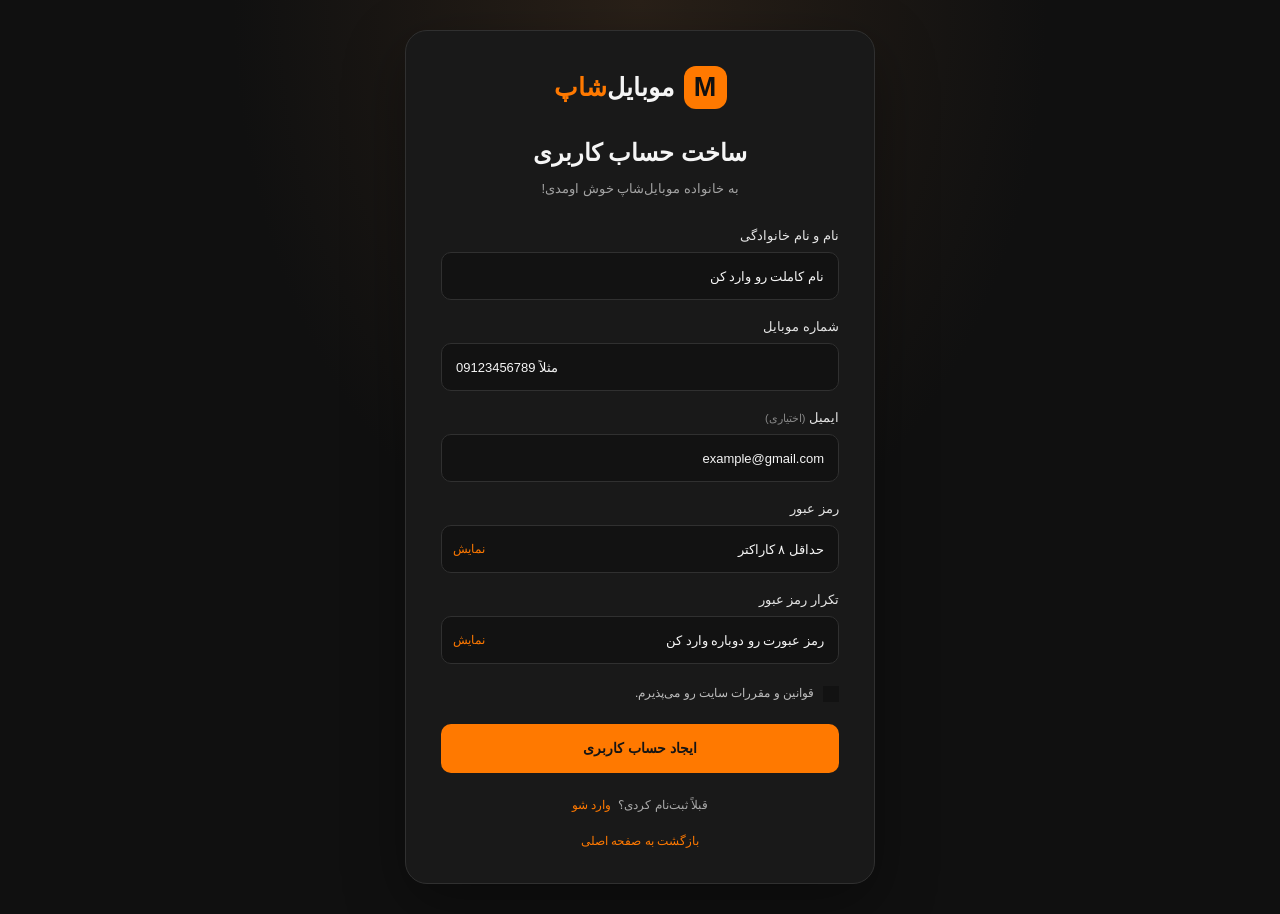
<file: pages/register.html>
<!DOCTYPE html>
<html lang="fa" dir="rtl">
<head>
    <meta charset="UTF-8">
    <meta name="viewport" content="width=device-width, initial-scale=1.0">
    <title>ثبت‌نام | موبایل‌شاپ</title>

    <link rel="stylesheet" href="../css/variables.css">
    <link rel="stylesheet" href="../css/auth.css">

    <script src="../js/auth.js" defer></script>
</head>
<body class="auth-page">

    <main class="auth-container">
        <section class="auth-card">

            <a href="../index.html" class="auth-logo">
                <span class="logo-icon">M</span>
                <span>موبایل<span class="logo-orange">‌شاپ</span></span>
            </a>

            <div class="auth-heading">
                <h1>ساخت حساب کاربری</h1>
                <p>به خانواده موبایل‌شاپ خوش اومدی!</p>
            </div>

            <form id="registerForm" class="auth-form">

                <div class="form-group">
                    <label for="fullName">نام و نام خانوادگی</label>
                    <input
                        type="text"
                        id="fullName"
                        name="fullName"
                        placeholder="نام کاملت رو وارد کن"
                        autocomplete="name"
                        required
                        minlength="3">
                </div>

                <div class="form-group">
                    <label for="phone">شماره موبایل</label>
                    <input
                        type="tel"
                        id="phone"
                        name="phone"
                        placeholder="مثلاً 09123456789"
                        autocomplete="tel"
                        inputmode="numeric"
                        pattern="09[0-9]{9}"
                        maxlength="11"
                        required>
                </div>

                <div class="form-group">
                    <label for="email">ایمیل <span>(اختیاری)</span></label>
                    <input
                        type="email"
                        id="email"
                        name="email"
                        placeholder="example@gmail.com"
                        autocomplete="email">
                </div>

                <div class="form-group">
                    <label for="password">رمز عبور</label>
                    <div class="password-wrapper">
                        <input
                            type="password"
                            id="password"
                            name="password"
                            placeholder="حداقل ۸ کاراکتر"
                            autocomplete="new-password"
                            minlength="8"
                            required>
                        <button type="button" class="toggle-password" data-target="password">
                            نمایش
                        </button>
                    </div>
                </div>

                <div class="form-group">
                    <label for="confirmPassword">تکرار رمز عبور</label>
                    <div class="password-wrapper">
                        <input
                            type="password"
                            id="confirmPassword"
                            name="confirmPassword"
                            placeholder="رمز عبورت رو دوباره وارد کن"
                            autocomplete="new-password"
                            minlength="8"
                            required>
                        <button type="button" class="toggle-password" data-target="confirmPassword">
                            نمایش
                        </button>
                    </div>
                </div>

                <label class="terms-label">
                    <input type="checkbox" id="acceptTerms" required>
                    <span>قوانین و مقررات سایت رو می‌پذیرم.</span>
                </label>

                <p id="registerMessage" class="auth-message" role="status" aria-live="polite"></p>

                <button type="submit" class="auth-submit">
                    ایجاد حساب کاربری
                </button>

            </form>

            <div class="auth-switch">
                <span>قبلاً ثبت‌نام کردی؟</span>
                <a href="login.html">وارد شو</a>
            </div>

            <a href="../index.html" class="back-home">بازگشت به صفحه اصلی</a>

        </section>
    </main>

</body>
</html>
</file>
<file: css/style.css>
@import url("./variables.css");
@import url("./header.css");
@import url("./home.css");
@import url("./footer.css");

* {
    margin: 0;
    padding: 0;
    box-sizing: border-box;
}

html {
    scroll-behavior: smooth;
}

body {
    direction: rtl;
    font-family: Tahoma, Arial, sans-serif;
    background-color: var(--background-color);
    color: var(--text-color);
    line-height: 1.8;
    font-family: 'Vazirmatn', sans-serif;
}

a {
    color: inherit;
    text-decoration: none;
}

button,
input,
select,
textarea {
    font: inherit;
}

button {
    cursor: pointer;
}

img {
    display: block;
    max-width: 100%;
}

ul {
    list-style: none;
}

.container {
    width: min(92%, var(--container-width));
    margin-inline: auto;
}

.section {
    padding-block: 40px;
}

.section-title {
    font-size: 24px;
    font-weight: 800;
    margin-bottom: 24px;
}

.primary-button {
    display: inline-flex;
    align-items: center;
    justify-content: center;
    gap: 8px;
    padding: 10px 22px;
    background-color: var(--primary-color);
    color: #FFFFFF;
    border: none;
    border-radius: var(--border-radius);
    transition: var(--transition);
}

.primary-button:hover {
    background-color: var(--primary-dark);
    transform: translateY(-2px);
}

@media (max-width: 768px) {
    .section {
        padding-block: 25px;
    }

    .section-title {
        font-size: 20px;
    }
}
</file>
<file: css/cart.css>
/* صفحه سبد خرید */
.cart-page {
    padding-top: 35px;
    padding-bottom: 60px;
    color: #F5F5F5;
}

.cart-page h1 {
    color: #FFFFFF;
    font-size: 28px;
    margin-bottom: 10px;
}

.cart-subtitle {
    color: #A3A3A3;
    margin-bottom: 30px;
}

/* چیدمان سبد خرید */
.cart-layout {
    display: grid;
    grid-template-columns: minmax(0, 1fr) 320px;
    gap: 25px;
    align-items: start;
}

.cart-items,
.cart-summary {
    background: #1A1A1A;
    color: #F5F5F5;
    border: 1px solid #303030;
    border-radius: var(--border-radius-lg);
    padding: 22px;
}

.cart-summary h2 {
    color: #FFFFFF;
    font-size: 20px;
    margin-bottom: 25px;
}

.summary-row {
    display: flex;
    justify-content: space-between;
    gap: 12px;
    margin-bottom: 20px;
    line-height: 1.8;
    color: #D0D0D0;
}

.summary-row strong {
    color: #FF7900;
    text-align: left;
}

/* دکمه ادامه فرایند خرید */
.checkout-btn {
    width: 100%;
    padding: 14px;
    border: none;
    border-radius: 10px;
    background: #FF7900;
    color: #151515;
    font-family: inherit;
    font-size: 15px;
    font-weight: bold;
    cursor: pointer;
    transition: var(--transition);
}

.checkout-btn:hover {
    background: #E56700;
}

/* ادامه خرید */
.continue-shopping {
    display: block;
    text-align: center;
    margin-top: 18px;
    color: #B0B0B0;
    text-decoration: none;
    transition: color 0.3s ease;
}

.continue-shopping:hover {
    color: #FF7900;
}

/* سبد خرید خالی */
.cart-empty {
    text-align: center;
    padding: 35px 10px;
    line-height: 2;
    color: #D0D0D0;
}

.cart-empty h3 {
    color: #FFFFFF;
}

.cart-empty p {
    color: #A3A3A3;
}

.cart-empty a {
    color: #FF7900;
    text-decoration: none;
}

.cart-empty a:hover {
    text-decoration: underline;
}

/* کارت محصول داخل سبد */
.cart-item {
    display: grid;
    grid-template-columns: 110px minmax(0, 1fr);
    gap: 18px;
    padding: 18px 0;
    border-bottom: 1px solid #303030;
}

.cart-item:first-child {
    padding-top: 0;
}

.cart-item:last-child {
    border-bottom: none;
}

.cart-item img {
    width: 100%;
    height: 120px;
    object-fit: contain;
    background: #222222;
    border: 1px solid #303030;
    border-radius: 10px;
}

.cart-item-info h3 {
    color: #FFFFFF;
    margin: 5px 0 12px;
    font-size: 17px;
}

.cart-item-price {
    color: #FF7900;
    font-weight: bold;
    margin-bottom: 15px;
}

/* دکمه‌های تعداد و حذف */
.cart-item-actions {
    display: flex;
    align-items: center;
    flex-wrap: wrap;
    gap: 10px;
}

.cart-item-actions span {
    color: #FFFFFF;
}

.quantity-btn,
.remove-item-btn {
    border: 1px solid #404040;
    background: #252525;
    color: #F5F5F5;
    border-radius: 7px;
    padding: 6px 11px;
    cursor: pointer;
    font-family: inherit;
    transition: 0.3s ease;
}

.quantity-btn:hover {
    border-color: #FF7900;
    color: #FF7900;
}

.remove-item-btn {
    color: #FF7070;
    border-color: #603333;
}

.remove-item-btn:hover {
    background: #351D1D;
    border-color: #FF7070;
}

/* نمایش در موبایل */
@media (max-width: 768px) {
    .cart-layout {
        grid-template-columns: 1fr;
    }

    .cart-page h1 {
        font-size: 23px;
    }

    .cart-item {
        grid-template-columns: 85px minmax(0, 1fr);
        gap: 12px;
    }

    .cart-item img {
        height: 100px;
    }

    .cart-items,
    .cart-summary {
        padding: 16px;
    }
}
</file>
<file: css/variables.css>
@import url('https://fonts.googleapis.com/css2?family=Vazirmatn:wght@100..900&display=swap');

:root {
    --primary-color: #FF7900;
    --primary-dark: #E56700;
    --primary-light: #332216;

    --background-color: #101010;
    --surface-color: #1A1A1A;

    --text-color: #F5F5F5;
    --text-muted: #A3A3A3;

    --border-color: #303030;

    --success-color: #22C55E;
    --danger-color: #EF4444;

    --border-radius: 12px;
    --border-radius-lg: 20px;

    --container-width: 1200px;
    --transition: 0.3s ease;
}
</file>
<file: css/checkout.css>
.checkout-page {
    min-height: 70vh;
    padding: 40px 20px 70px;
    color: var(--text-color);
}

.checkout-container {
    max-width: 1100px;
    margin: 0 auto;
}

.checkout-heading {
    margin-bottom: 30px;
}

.checkout-heading h1 {
    font-size: 29px;
    margin: 0 0 10px;
}

.checkout-heading p {
    color: var(--text-muted);
    margin: 0;
    line-height: 1.8;
}

.checkout-layout {
    display: grid;
    grid-template-columns: minmax(0, 1.4fr) minmax(280px, 0.8fr);
    gap: 24px;
    align-items: start;
}

.checkout-form-section,
.checkout-summary {
    background: var(--surface-color);
    border: 1px solid var(--border-color);
    border-radius: 16px;
    padding: 25px;
}

.checkout-form-section h2,
.checkout-summary h2 {
    font-size: 20px;
    margin: 0 0 22px;
}

.checkout-form-section > label {
    display: block;
    margin: 18px 0 9px;
    font-size: 14px;
}

.checkout-form-section input[type="text"],
.checkout-form-section input[type="tel"],
.checkout-form-section textarea {
    display: block;
    width: 100%;
    box-sizing: border-box;
    background: #121212;
    color: var(--text-color);
    border: 1px solid var(--border-color);
    border-radius: 10px;
    padding: 13px 14px;
    font: inherit;
    outline: none;
}

.checkout-form-section textarea {
    resize: vertical;
    line-height: 1.9;
}

.checkout-form-section input:focus,
.checkout-form-section textarea:focus {
    border-color: var(--primary-color);
}

.checkout-form-section input::placeholder,
.checkout-form-section textarea::placeholder {
    color: var(--text-muted);
}

.checkout-form-section input:-webkit-autofill,
.checkout-form-section input:-webkit-autofill:hover,
.checkout-form-section input:-webkit-autofill:focus,
.checkout-form-section textarea:-webkit-autofill {
    -webkit-text-fill-color: var(--text-color);
    caret-color: var(--primary-color);
    transition: background-color 999999s ease-in-out 0s;
    box-shadow: 0 0 0 1000px #121212 inset;
}

.checkout-form-section .payment-heading {
    margin-top: 30px;
}

.payment-option {
    display: flex;
    align-items: center;
    gap: 10px;
    padding: 15px;
    border: 1px solid var(--border-color);
    border-radius: 10px;
    cursor: pointer;
}

.payment-option input {
    accent-color: var(--primary-color);
}

.checkout-note {
    color: var(--text-muted);
    font-size: 12px;
    line-height: 1.9;
    margin-top: 12px;
}

.checkout-summary {
    position: sticky;
    top: 20px;
}

.checkout-product {
    display: flex;
    align-items: center;
    gap: 12px;
    padding: 14px 0;
    border-bottom: 1px solid var(--border-color);
}

.checkout-product img {
    width: 65px;
    height: 65px;
    object-fit: contain;
    border-radius: 10px;
    background: #111;
    padding: 5px;
}

.checkout-product-info {
    flex: 1;
    min-width: 0;
}

.checkout-product-info h3 {
    font-size: 13px;
    margin: 0 0 8px;
}

.checkout-product-info p {
    color: var(--text-muted);
    font-size: 12px;
    margin: 0;
}

.checkout-product-price {
    font-size: 12px;
    font-weight: 700;
    white-space: nowrap;
}

.checkout-total {
    display: flex;
    align-items: center;
    justify-content: space-between;
    gap: 12px;
    margin-top: 22px;
    padding-top: 18px;
    border-top: 1px solid var(--border-color);
}

.checkout-total span {
    color: var(--text-muted);
    font-size: 13px;
}

.checkout-total strong {
    color: var(--primary-color);
    font-size: 17px;
}

#placeOrderBtn {
    width: 100%;
    margin-top: 22px;
    padding: 14px;
    border: none;
    border-radius: 10px;
    background: var(--primary-color);
    color: white;
    font: inherit;
    font-weight: 700;
    cursor: pointer;
    transition: var(--transition);
}

#placeOrderBtn:hover {
    background: var(--primary-dark);
}

#placeOrderBtn:disabled {
    opacity: 0.6;
    cursor: not-allowed;
}

.checkout-message {
    color: var(--danger-color);
    font-size: 13px;
    line-height: 1.8;
}

.checkout-message:empty {
    display: none;
}

.checkout-empty {
    color: var(--text-muted);
    font-size: 14px;
    line-height: 1.9;
}

@media (max-width: 750px) {
    .checkout-page {
        padding: 28px 14px 45px;
    }

    .checkout-layout {
        grid-template-columns: 1fr;
    }

    .checkout-summary {
        position: static;
    }

    .checkout-form-section,
    .checkout-summary {
        padding: 18px;
    }

    .checkout-heading h1 {
        font-size: 25px;
    }
}

@media (max-width: 380px) {
    .checkout-product {
        flex-wrap: wrap;
    }

    .checkout-product-price {
        width: 100%;
        padding-right: 77px;
    }
}
</file>
<file: css/products.css>
/* ================================
   صفحه محصولات
================================ */

.products-page {
    padding-block: 35px 60px;
    color: #F5F5F5;
}

.products-heading {
    margin-bottom: 28px;
}

.products-heading h1 {
    color: #FFFFFF;
    font-size: 28px;
    margin-bottom: 10px;
}

.products-heading p {
    color: #A3A3A3;
    line-height: 1.8;
}

/* ================================
   نوار ابزار محصولات
================================ */

.products-toolbar {
    display: flex;
    align-items: center;
    justify-content: space-between;
    flex-wrap: wrap;
    gap: 18px;
    margin-bottom: 25px;
    padding: 16px;
    background: #1A1A1A;
    border: 1px solid #303030;
    border-radius: 12px;
    color: #DDD;
}

.products-toolbar > span {
    color: #A3A3A3;
    font-size: 14px;
}

.products-toolbar select {
    background: #242424;
    color: #F5F5F5;
    border: 1px solid #383838;
    border-radius: 8px;
    padding: 10px 12px;
    font-family: inherit;
    outline: none;
}

.products-toolbar select:focus {
    border-color: #FF7900;
}

/* ================================
   فیلتر محصولات
================================ */

.products-filters {
    display: flex;
    align-items: center;
    flex-wrap: wrap;
    gap: 10px;
}

.products-filters select,
.products-filters input {
    min-width: 150px;
    max-width: 100%;
    height: 43px;
    padding: 10px 12px;
    color: #F5F5F5;
    background: #202020;
    border: 1px solid #303030;
    border-radius: 10px;
    font-family: inherit;
    font-size: 13px;
    outline: none;
    transition: border-color 0.25s ease,
                box-shadow 0.25s ease;
}

.products-filters select {
    cursor: pointer;
}

.products-filters input {
    width: 190px;
}

.products-filters select:focus,
.products-filters input:focus {
    border-color: #FF7900;
    box-shadow: 0 0 0 3px #FF790018;
}

.products-filters input::placeholder {
    color: #A3A3A3;
}

.products-filters input::-webkit-inner-spin-button,
.products-filters input::-webkit-outer-spin-button {
    opacity: 1;
}

.products-filters select option {
    color: #F5F5F5;
    background: #202020;
}

.products-filters button {
    min-height: 43px;
    padding: 10px 16px;
    color: #151515;
    background: #FF7900;
    border: 1px solid #FF7900;
    border-radius: 10px;
    font-family: inherit;
    font-size: 13px;
    font-weight: bold;
    cursor: pointer;
    transition: background 0.25s ease,
                transform 0.25s ease;
}

.products-filters button:hover {
    background: #E56700;
    transform: translateY(-2px);
}

.products-filters #clearFilters {
    color: #F5F5F5;
    background: #292929;
    border-color: #303030;
}

.products-filters #clearFilters:hover {
    color: #FF7900;
    background: #333333;
    border-color: #FF7900;
}

/* ================================
   شبکه محصولات
================================ */

#productsGrid {
    display: grid;
    grid-template-columns: repeat(4, minmax(0, 1fr));
    gap: 20px;
    color: #F5F5F5;
}

/* ================================
   کارت محصول
================================ */

.product-card {
    min-width: 0;
    overflow: hidden;
    background: #1A1A1A;
    color: #F5F5F5;
    border: 1px solid #303030;
    border-radius: 16px;
    transition: transform 0.25s ease,
                border-color 0.25s ease;
}

.product-card:hover {
    transform: translateY(-5px);
    border-color: #FF7900;
}

/* ================================
   تصویر محصول
================================ */

.product-image {
    position: relative;
    overflow: hidden;
    background: #202020;
    padding: 12px;
}

.product-image img {
    display: block;
    width: 100%;
    height: 220px;
    object-fit: contain;
}

/* ================================
   دکمه علاقه‌مندی
================================ */

.favorite-toggle {
    position: absolute;
    top: 10px;
    left: 10px;
    right: auto;
    z-index: 5;

    width: 40px;
    height: 40px;

    display: flex;
    align-items: center;
    justify-content: center;

    padding: 0;
    border: 1px solid #FF7900;
    border-radius: 50%;

    background: #1A1A1A;
    color: #FF7900;

    font-family: Arial, sans-serif;
    font-size: 27px;
    font-weight: bold;
    line-height: 1;

    cursor: pointer;

    box-shadow: 0 2px 10px rgba(0, 0, 0, 0.3);

    transition: background 0.3s ease,
                color 0.3s ease,
                border-color 0.3s ease,
                transform 0.3s ease;
}

.favorite-toggle:hover {
    background: #332216;
    color: #FF7900;
    border-color: #FF7900;
    transform: scale(1.08);
}

.favorite-toggle.is-favorite {
    background: #FF7900;
    color: #101010;
    border-color: #FF7900;
}

.favorite-toggle:focus-visible {
    outline: 2px solid #FF7900;
    outline-offset: 3px;
}

/* ================================
   برچسب محصول
================================ */

.product-badge {
    position: absolute;
    top: 12px;
    right: 12px;
    z-index: 1;
    padding: 6px 10px;
    background: #332216;
    color: #FF7900;
    border: 1px solid #593719;
    border-radius: 7px;
    font-size: 12px;
}

/* ================================
   اطلاعات محصول
================================ */

.product-info {
    padding: 15px;
}

.product-brand {
    margin-bottom: 7px;
    color: #A3A3A3;
    font-size: 13px;
}

.product-name {
    margin-bottom: 12px;
    color: #FFFFFF;
    font-size: 16px;
    line-height: 1.8;
}

.product-price {
    margin-bottom: 15px;
    color: #FF7900;
    font-size: 15px;
    font-weight: 800;
    line-height: 1.8;
}

/* ================================
   لینک جزئیات محصول
================================ */

.product-details-link {
    display: block;
    padding: 11px 12px;
    background: #FF7900;
    color: #151515;
    border: 1px solid #FF7900;
    border-radius: 9px;
    text-align: center;
    text-decoration: none;
    font-family: inherit;
    font-size: 14px;
    font-weight: 800;
    transition: background 0.25s ease,
                border-color 0.25s ease;
}

.product-details-link:hover {
    background: #E56700;
    border-color: #E56700;
}

/* ================================
   لینک بازگشت از علاقه‌مندی‌ها
================================ */

.favorites-back-link {
    color: #FF7900;
    text-decoration: none;
    transition: color 0.25s ease;
}

.favorites-back-link:hover {
    color: #E56700;
}

/* ================================
   تبلت
================================ */

@media (max-width: 900px) {
    #productsGrid {
        grid-template-columns: repeat(3, minmax(0, 1fr));
        gap: 15px;
    }

    .product-image img {
        height: 190px;
    }

    .products-toolbar {
        align-items: flex-start;
        flex-direction: column;
    }

    .products-filters {
        width: 100%;
    }

    .products-filters select,
    .products-filters input {
        flex: 1 1 180px;
    }
}

/* ================================
   موبایل
================================ */

@media (max-width: 600px) {
    .products-page {
        padding-block: 25px 40px;
    }

    .products-heading h1 {
        font-size: 23px;
    }

    #productsGrid {
        grid-template-columns: repeat(2, minmax(0, 1fr));
        gap: 12px;
    }

    .product-card {
        border-radius: 12px;
    }

    .product-image {
        padding: 8px;
    }

    .product-image img {
        height: 155px;
    }

    .product-info {
        padding: 11px;
    }

    .product-name {
        font-size: 14px;
    }

    .product-price {
        font-size: 13px;
    }

    .product-details-link {
        padding: 10px 6px;
        font-size: 12px;
    }

    .products-toolbar {
        align-items: stretch;
        flex-direction: column;
    }

    .products-filters {
        display: grid;
        grid-template-columns: repeat(2, minmax(0, 1fr));
        gap: 10px;
    }

    .products-filters select,
    .products-filters input {
        width: 100%;
        min-width: 0;
        height: 44px;
        padding: 8px;
        font-size: 12px;
    }

    .products-filters button {
        width: 100%;
        min-height: 44px;
        padding: 8px;
        font-size: 12px;
    }

    .favorite-toggle {
        top: 8px;
        left: 8px;
        width: 36px;
        height: 36px;
        font-size: 25px;
    }
}

/* ================================
   کاهش انیمیشن
================================ */

@media (prefers-reduced-motion: reduce) {
    .product-card,
    .product-details-link,
    .favorite-toggle,
    .favorites-back-link,
    .products-filters select,
    .products-filters input,
    .products-filters button {
        transition: none;
    }
}
</file>
<file: css/auth.css>
* {
    margin: 0;
    padding: 0;
    box-sizing: border-box;
}

body.auth-page {
    min-height: 100vh;
    background:
        radial-gradient(ellipse at top, #292018 0%, transparent 45%),
        #101010;
    color: #f5f5f5;
    font-family: Tahoma, Arial, sans-serif;
    display: flex;
    align-items: center;
    justify-content: center;
    padding: 30px 16px;
}

.auth-container {
    width: 100%;
    max-width: 470px;
    margin: auto;
}

.auth-card {
    width: 100%;
    padding: 35px;
    background: #191919;
    border: 1px solid #303030;
    border-radius: 22px;
    box-shadow: 0 20px 60px rgba(0, 0, 0, 0.35);
}

.auth-logo {
    display: flex;
    align-items: center;
    justify-content: center;
    gap: 10px;
    color: #f5f5f5;
    text-decoration: none;
    font-size: 25px;
    font-weight: bold;
    margin-bottom: 30px;
}

.logo-icon {
    width: 43px;
    height: 43px;
    display: flex;
    align-items: center;
    justify-content: center;
    background: #ff7900;
    color: #111;
    border-radius: 12px;
    font-size: 27px;
    font-weight: bold;
}

.logo-orange {
    color: #ff7900;
}

.auth-heading {
    text-align: center;
    margin-bottom: 28px;
}

.auth-heading h1 {
    font-size: 24px;
    margin-bottom: 10px;
}

.auth-heading p {
    color: #a3a3a3;
    font-size: 13px;
    line-height: 1.8;
}

.auth-form {
    display: flex;
    flex-direction: column;
    gap: 19px;
}

.form-group {
    display: flex;
    flex-direction: column;
    gap: 9px;
}

.form-group label {
    font-size: 13px;
    color: #e5e5e5;
}

.form-group label span {
    color: #888;
    font-size: 11px;
}

.form-group input {
    width: 100%;
    height: 48px;
    padding: 0 14px;
    background: #101010;
    border: 1px solid #353535;
    border-radius: 10px;
    color: #f5f5f5;
    font-family: inherit;
    font-size: 13px;
    outline: none;
    transition: border-color 0.2s, box-shadow 0.2s;
}

.form-group input::placeholder {
    color: #777;
}

.form-group input:focus {
    border-color: #ff7900;
    box-shadow: 0 0 0 3px rgba(255, 121, 0, 0.12);
}

.password-wrapper {
    position: relative;
}

.password-wrapper input {
    padding-left: 65px;
}

.toggle-password {
    position: absolute;
    left: 12px;
    top: 50%;
    transform: translateY(-50%);
    background: none;
    border: none;
    color: #ff7900;
    font-family: inherit;
    font-size: 12px;
    cursor: pointer;
}

.terms-label {
    display: flex;
    align-items: center;
    gap: 9px;
    color: #bdbdbd;
    font-size: 12px;
    line-height: 1.8;
    cursor: pointer;
}

.terms-label input {
    accent-color: #ff7900;
    width: 16px;
    height: 16px;
    flex-shrink: 0;
    cursor: pointer;
}

.auth-submit {
    width: 100%;
    min-height: 49px;
    border: none;
    border-radius: 10px;
    background: #ff7900;
    color: #151515;
    font-family: inherit;
    font-size: 14px;
    font-weight: bold;
    cursor: pointer;
    transition: background 0.2s, transform 0.2s;
}

.auth-submit:hover {
    background: #ff922e;
    transform: translateY(-1px);
}

.auth-message {
    display: none;
    font-size: 12px;
    line-height: 1.8;
    border-radius: 8px;
}

.auth-message.error {
    display: block;
    padding: 10px;
    color: #ff7777;
    background: rgba(239, 68, 68, 0.1);
}

.auth-message.success {
    display: block;
    padding: 10px;
    color: #4ade80;
    background: rgba(34, 197, 94, 0.1);
}

.auth-switch {
    display: flex;
    justify-content: center;
    align-items: center;
    flex-wrap: wrap;
    gap: 7px;
    margin-top: 25px;
    color: #aaa;
    font-size: 12px;
}

.auth-switch a,
.back-home {
    color: #ff7900;
    text-decoration: none;
}

.auth-switch a:hover,
.back-home:hover {
    color: #ffad66;
}

.back-home {
    display: block;
    text-align: center;
    margin-top: 22px;
    font-size: 12px;
}

@media (max-width: 480px) {
    body.auth-page {
        padding: 18px 12px;
    }

    .auth-card {
        padding: 25px 20px;
        border-radius: 18px;
    }

    .auth-logo {
        font-size: 22px;
        margin-bottom: 25px;
    }

    .auth-heading h1 {
        font-size: 21px;
    }

    .auth-form {
        gap: 16px;
    }
}

@media (prefers-reduced-motion: reduce) {
    *,
    *::before,
    *::after {
        transition: none !important;
    }
}


/* جلوگیری از سفید شدن فیلدهای ورود و ثبت‌نام */

.auth-form input,
.auth-form input:-webkit-autofill,
.auth-form input:-webkit-autofill:hover,
.auth-form input:-webkit-autofill:focus,
.auth-form input:-webkit-autofill:active {
    -webkit-text-fill-color: var(--text-color);
    caret-color: var(--primary-color);
    transition: background-color 999999s ease-in-out 0s;
    box-shadow: 0 0 0 1000px #121212 inset;
    border-color: var(--border-color);
}

.auth-form input:focus {
    border-color: var(--primary-color);
}
</file>
<file: css/account.css>
/* صفحه پروفایل */

.profile-page {
    min-height: 70vh;
    padding: 45px 0 70px;
    color: var(--text-color);
}

.profile-page .container {
    width: min(1200px, calc(100% - 32px));
    margin-inline: auto;
}

.profile-heading {
    margin-bottom: 30px;
}

.profile-heading h1 {
    margin: 0 0 10px;
    font-size: 28px;
    font-weight: 800;
}

.profile-heading h1::before {
    content: "";
    display: inline-block;
    width: 5px;
    height: 27px;
    margin-left: 12px;
    vertical-align: middle;
    border-radius: 5px;
    background: var(--primary-color);
}

.profile-heading p,
.profile-section-heading p {
    margin: 0;
    color: var(--text-muted);
    font-size: 14px;
    line-height: 1.9;
}

/* چیدمان پروفایل */

.profile-layout {
    display: grid;
    grid-template-columns: 280px minmax(0, 1fr);
    align-items: start;
    gap: 24px;
}

/* ستون کناری */

.profile-sidebar,
.profile-content {
    min-width: 0;
    background: var(--surface-color);
    border: 1px solid var(--border-color);
    border-radius: var(--border-radius-lg);
}

.profile-sidebar {
    padding: 28px 20px;
    text-align: center;
}

.profile-avatar {
    display: flex;
    align-items: center;
    justify-content: center;
    width: 88px;
    height: 88px;
    margin: 0 auto 15px;
    border: 3px solid var(--primary-color);
    border-radius: 50%;
    background: #332216;
    color: var(--primary-color);
    font-size: 35px;
    font-weight: 800;
}

.profile-sidebar h2 {
    margin: 0 0 8px;
    font-size: 18px;
    overflow-wrap: anywhere;
}

.profile-sidebar > p {
    margin: 0 0 25px;
    color: var(--text-muted);
    font-size: 13px;
    direction: ltr;
}

/* منوی پروفایل */

.profile-menu {
    display: flex;
    flex-direction: column;
    gap: 8px;
    padding-top: 20px;
    border-top: 1px solid var(--border-color);
}

.profile-menu-link {
    display: flex;
    align-items: center;
    width: 100%;
    min-height: 45px;
    padding: 12px 14px;
    border: 1px solid transparent;
    border-radius: 10px;
    background: transparent;
    color: var(--text-color);
    text-align: right;
    text-decoration: none;
    font: inherit;
    font-size: 14px;
    cursor: pointer;
    transition: 0.2s ease;
}

.profile-menu-link:hover,
.profile-menu-link.active {
    border-color: #55351c;
    background: #2a2019;
    color: var(--primary-color);
}

.logout-profile {
    margin-top: 5px;
    color: #ff7777;
}

.logout-profile:hover {
    border-color: #6b3030;
    background: #301b1b;
    color: #ff7777;
}

/* بخش اطلاعات */

.profile-content {
    padding: 30px;
}

.profile-section-heading {
    margin-bottom: 28px;
    padding-bottom: 20px;
    border-bottom: 1px solid var(--border-color);
}

.profile-section-heading h2 {
    margin: 0 0 10px;
    font-size: 21px;
}

/* فرم */

.profile-form {
    display: grid;
    grid-template-columns: repeat(2, minmax(0, 1fr));
    gap: 22px;
}

.profile-field {
    display: flex;
    flex-direction: column;
    gap: 10px;
    min-width: 0;
}

.profile-field label {
    color: #e8e8e8;
    font-size: 13px;
    font-weight: 600;
}

.profile-field input {
    width: 100%;
    min-width: 0;
    height: 48px;
    padding: 0 14px;
    border: 1px solid var(--border-color);
    border-radius: 10px;
    outline: none;
    background: #121212;
    color: var(--text-color);
    font: inherit;
    font-size: 14px;
    transition: border-color 0.2s ease;
}

.profile-field input:focus {
    border-color: var(--primary-color);
}

.profile-field input[readonly] {
    color: var(--text-muted);
    cursor: not-allowed;
    background: #191919;
}

.profile-field small {
    color: var(--text-muted);
    font-size: 11px;
}

.profile-message {
    grid-column: 1 / -1;
    margin: 0;
    font-size: 13px;
    line-height: 1.8;
}

.profile-message.success {
    color: var(--success-color);
}

.profile-message.error {
    color: var(--danger-color);
}

.profile-save-btn {
    justify-self: start;
    min-height: 46px;
    padding: 0 26px;
    border: none;
    border-radius: 10px;
    background: var(--primary-color);
    color: #111;
    font: inherit;
    font-size: 14px;
    font-weight: 800;
    cursor: pointer;
    transition: background 0.2s ease, transform 0.2s ease;
}

.profile-save-btn:hover {
    background: var(--primary-dark);
    transform: translateY(-1px);
}

/* تبلت */

@media (max-width: 850px) {
    .profile-layout {
        grid-template-columns: 220px minmax(0, 1fr);
        gap: 16px;
    }

    .profile-sidebar {
        padding: 24px 14px;
    }

    .profile-content {
        padding: 24px 20px;
    }

    .profile-form {
        grid-template-columns: 1fr;
        gap: 18px;
    }
}

/* موبایل */

@media (max-width: 600px) {
    .profile-page {
        padding: 28px 0 45px;
    }

    .profile-page .container {
        width: calc(100% - 24px);
    }

    .profile-heading {
        margin-bottom: 20px;
    }

    .profile-heading h1 {
        font-size: 23px;
    }

    .profile-heading h1::before {
        height: 23px;
    }

    .profile-layout {
        grid-template-columns: 1fr;
        gap: 16px;
    }

    .profile-sidebar {
        padding: 22px 16px;
    }

    .profile-avatar {
        width: 72px;
        height: 72px;
        font-size: 29px;
    }

    .profile-sidebar > p {
        margin-bottom: 18px;
    }

    .profile-menu {
        display: grid;
        grid-template-columns: repeat(2, minmax(0, 1fr));
        gap: 8px;
        padding-top: 16px;
    }

    .profile-menu-link {
        justify-content: center;
        padding: 11px 8px;
        text-align: center;
        font-size: 12px;
    }

    .profile-content {
        padding: 22px 16px;
    }

    .profile-section-heading h2 {
        font-size: 19px;
    }

    .profile-save-btn {
        width: 100%;
    }
}

/* جلوگیری از سفید شدن اینپوت‌های پروفایل هنگام Autofill مرورگر */

.profile-page input,
.profile-page input:-webkit-autofill,
.profile-page input:-webkit-autofill:hover,
.profile-page input:-webkit-autofill:focus,
.profile-page input:-webkit-autofill:active {
    -webkit-text-fill-color: var(--text-color);
    caret-color: var(--primary-color);
    transition: background-color 999999s ease-in-out 0s;
    box-shadow: 0 0 0 1000px #121212 inset;
    border-color: var(--border-color);
}

.profile-page input:focus {
    border-color: var(--primary-color);
}

/* اینپوت فقط‌خواندنی، مثل شماره موبایل */

.profile-page input[readonly],
.profile-page input[readonly]:-webkit-autofill {
    -webkit-text-fill-color: var(--text-muted);
    box-shadow: 0 0 0 1000px #191919 inset;
}
</file>
<file: css/orders.css>
.orders-page {
    min-height: 70vh;
    padding: 45px 20px 70px;
    color: var(--text-color);
}

.orders-container {
    max-width: 1100px;
    margin: 0 auto;
}

.orders-heading {
    display: flex;
    align-items: center;
    justify-content: space-between;
    gap: 20px;
    margin-bottom: 30px;
}

.orders-eyebrow {
    color: var(--primary-color);
    font-size: 13px;
}

.orders-heading h1 {
    margin: 8px 0;
    font-size: 30px;
}

.orders-heading p,
.orders-empty p {
    color: var(--text-muted);
    line-height: 1.9;
    margin: 0;
}

.orders-shop-btn {
    display: inline-flex;
    align-items: center;
    justify-content: center;
    background: var(--primary-color);
    color: #fff;
    text-decoration: none;
    padding: 12px 20px;
    border-radius: 10px;
    font-weight: 700;
    transition: var(--transition);
    border: none;
    cursor: pointer;
}

.orders-shop-btn:hover {
    background: var(--primary-dark);
    transform: translateY(-2px);
}

.orders-summary {
    display: grid;
    grid-template-columns: repeat(3, minmax(0, 1fr));
    gap: 16px;
    margin-bottom: 38px;
}

.summary-card {
    display: flex;
    align-items: center;
    gap: 15px;
    background: var(--surface-color);
    border: 1px solid var(--border-color);
    border-radius: 15px;
    padding: 22px;
}

.summary-icon {
    display: grid;
    place-items: center;
    width: 48px;
    height: 48px;
    flex-shrink: 0;
    background: var(--primary-light);
    color: var(--primary-color);
    border-radius: 13px;
    font-size: 25px;
}

.summary-card div {
    display: flex;
    flex-direction: column;
    gap: 8px;
}

.summary-card div span {
    color: var(--text-muted);
    font-size: 13px;
}

.summary-card strong {
    font-size: 23px;
}

.orders-toolbar {
    display: flex;
    align-items: center;
    justify-content: space-between;
    gap: 15px;
    margin-bottom: 20px;
}

.orders-toolbar h2 {
    font-size: 21px;
    margin: 0;
}

.orders-toolbar select {
    background: var(--surface-color);
    color: var(--text-color);
    border: 1px solid var(--border-color);
    border-radius: 9px;
    padding: 11px 14px;
    outline: none;
    max-width: 100%;
}

.orders-toolbar select:focus {
    border-color: var(--primary-color);
}

.orders-list {
    display: grid;
    gap: 20px;
}

.order-card {
    background: var(--surface-color);
    border: 1px solid var(--border-color);
    border-radius: 17px;
    overflow: hidden;
}

.order-card-header {
    display: flex;
    justify-content: space-between;
    align-items: center;
    gap: 15px;
    padding: 20px 22px;
    border-bottom: 1px solid var(--border-color);
}

.order-number {
    font-size: 15px;
    font-weight: 800;
    margin-bottom: 8px;
}

.order-date {
    color: var(--text-muted);
    font-size: 13px;
}

.order-status {
    display: inline-flex;
    align-items: center;
    gap: 7px;
    padding: 8px 12px;
    border-radius: 20px;
    font-size: 12px;
    font-weight: 700;
    white-space: nowrap;
}

.order-status.processing {
    color: #ffb454;
    background: #ffb45418;
}

.order-status.shipped {
    color: #60a5fa;
    background: #60a5fa18;
}

.order-status.delivered {
    color: #4ade80;
    background: #4ade8018;
}

.order-status.cancelled {
    color: #f87171;
    background: #f8717118;
}

.order-products {
    display: grid;
    gap: 15px;
    padding: 20px 22px;
}

.order-product {
    display: flex;
    align-items: center;
    gap: 16px;
}

.order-product img {
    width: 80px;
    height: 80px;
    object-fit: contain;
    background: #111;
    border-radius: 12px;
    padding: 7px;
}

.order-product-info {
    flex: 1;
    min-width: 0;
}

.order-product-info h3 {
    font-size: 15px;
    margin: 0 0 9px;
}

.order-product-info p {
    font-size: 13px;
    color: var(--text-muted);
    margin: 0;
}

.order-product-price {
    font-size: 14px;
    font-weight: 700;
    white-space: nowrap;
}

.order-details {
    display: grid;
    grid-template-columns: repeat(3, minmax(0, 1fr));
    gap: 15px;
    padding: 18px 22px;
    border-top: 1px solid var(--border-color);
}

.order-detail span {
    display: block;
    color: var(--text-muted);
    font-size: 12px;
    margin-bottom: 8px;
}

.order-detail strong {
    font-size: 14px;
    overflow-wrap: anywhere;
}

.order-card-footer {
    display: flex;
    align-items: center;
    justify-content: space-between;
    gap: 15px;
    padding: 18px 22px;
    background: #ffffff05;
    border-top: 1px solid var(--border-color);
}

.order-total span {
    display: block;
    color: var(--text-muted);
    font-size: 12px;
    margin-bottom: 7px;
}

.order-total strong {
    color: var(--primary-color);
    font-size: 19px;
}

.order-actions {
    display: flex;
    align-items: center;
    gap: 10px;
    flex-wrap: wrap;
}

.order-details-btn,
.order-cancel-btn {
    border: 1px solid var(--border-color);
    border-radius: 9px;
    padding: 10px 14px;
    font-family: inherit;
    font-size: 13px;
    cursor: pointer;
    transition: var(--transition);
}

.order-details-btn {
    background: transparent;
    color: var(--text-color);
}

.order-details-btn:hover {
    border-color: var(--primary-color);
    color: var(--primary-color);
}

.order-cancel-btn {
    background: #ef444410;
    color: #f87171;
    border-color: #ef444440;
}

.order-cancel-btn:hover {
    background: #ef444420;
}

.order-expanded-details {
    padding: 20px 22px;
    border-top: 1px solid var(--border-color);
    color: var(--text-muted);
    font-size: 13px;
    line-height: 2;
}

.order-expanded-details p {
    margin: 5px 0;
}

.orders-empty {
    text-align: center;
    padding: 55px 20px;
    background: var(--surface-color);
    border: 1px solid var(--border-color);
    border-radius: 17px;
}

.empty-icon {
    font-size: 48px;
    margin-bottom: 15px;
}

.orders-empty h2 {
    font-size: 21px;
    margin-bottom: 10px;
}

.orders-empty .orders-shop-btn {
    margin-top: 20px;
}

@media (max-width: 700px) {
    .orders-page {
        padding: 30px 14px 45px;
    }

    .orders-heading {
        align-items: flex-start;
        flex-direction: column;
    }

    .orders-heading h1 {
        font-size: 25px;
    }

    .orders-summary {
        grid-template-columns: 1fr;
        gap: 10px;
    }

    .summary-card {
        padding: 15px;
    }

    .orders-toolbar {
        align-items: flex-start;
        flex-direction: column;
    }

    .order-card-header {
        align-items: flex-start;
        flex-direction: column;
        padding: 17px;
    }

    .order-products {
        padding: 17px;
    }

    .order-product {
        flex-wrap: wrap;
    }

    .order-product img {
        width: 68px;
        height: 68px;
    }

    .order-product-price {
        width: 100%;
        padding-right: 84px;
    }

    .order-details {
        grid-template-columns: 1fr 1fr;
        padding: 17px;
    }

    .order-card-footer {
        align-items: flex-start;
        flex-direction: column;
        padding: 17px;
    }

    .order-actions {
        width: 100%;
    }

    .order-details-btn,
    .order-cancel-btn {
        flex: 1;
    }
}

@media (max-width: 380px) {
    .order-details {
        grid-template-columns: 1fr;
    }

    .order-actions {
        flex-direction: column;
    }

    .order-details-btn,
    .order-cancel-btn {
        width: 100%;
    }
}


.order-delete-btn {
    background: #ef444410;
    color: #f87171;
    border: 1px solid #ef444440;
    border-radius: 9px;
    padding: 10px 14px;
    font-family: inherit;
    font-size: 13px;
    cursor: pointer;
    transition: var(--transition);
}

.order-delete-btn:hover {
    background: #ef444425;
    border-color: #f87171;
}
</file>
<file: css/product-details.css>
/* صفحه جزئیات محصول */
.product-details-page {
    padding-top: 25px;
    padding-bottom: 60px;
    color: #F5F5F5;
}

/* مسیر راهنما */
.breadcrumb {
    display: flex;
    align-items: center;
    flex-wrap: wrap;
    gap: 10px;
    margin-bottom: 30px;
    color: #A3A3A3;
    font-size: 14px;
}

.breadcrumb a {
    color: #A3A3A3;
    text-decoration: none;
    transition: color 0.3s ease;
}

.breadcrumb a:hover {
    color: #FF7900;
}

/* کارت اصلی محصول */
.product-details {
    display: grid;
    grid-template-columns: 1fr 1fr;
    gap: 40px;
    padding: 30px;
    background: #1A1A1A;
    border: 1px solid #303030;
    border-radius: var(--border-radius-lg);
}

/* تصویر محصول */
.details-image {
    min-height: 350px;
    display: flex;
    align-items: center;
    justify-content: center;
    background: #222222;
    border: 1px solid #303030;
    border-radius: var(--border-radius);
    padding: 20px;
}

.details-image img {
    width: 100%;
    max-width: 400px;
    height: 380px;
    object-fit: contain;
}

/* اطلاعات محصول */
.details-info {
    display: flex;
    flex-direction: column;
    align-items: flex-start;
    gap: 18px;
    padding: 15px 0;
}

.details-brand {
    color: #A3A3A3;
    font-size: 14px;
}

.details-title {
    font-size: 28px;
    color: #FFFFFF;
    margin: 0;
    line-height: 1.8;
}

.details-price {
    color: #FF7900;
    font-size: 24px;
    font-weight: bold;
}

.details-description {
    color: #B0B0B0;
    line-height: 2;
}

/* برچسب محصول */
.details-badge {
    display: inline-block;
    background: #332216;
    color: #FF7900;
    border: 1px solid #593719;
    padding: 7px 14px;
    border-radius: 8px;
    font-size: 13px;
}

/* افزودن به سبد خرید */
.add-to-cart-btn {
    width: 100%;
    max-width: 320px;
    padding: 14px 20px;
    border: none;
    border-radius: 10px;
    background: #FF7900;
    color: #151515;
    font-family: inherit;
    font-size: 16px;
    font-weight: bold;
    cursor: pointer;
    transition: background 0.3s ease, transform 0.3s ease;
}

.add-to-cart-btn:hover {
    background: #E56700;
    transform: translateY(-2px);
}

/* نمایش در موبایل */
@media (max-width: 768px) {
    .product-details {
        grid-template-columns: 1fr;
        gap: 20px;
        padding: 18px;
    }

    .details-image {
        min-height: 260px;
    }

    .details-image img {
        height: 280px;
    }

    .details-title {
        font-size: 23px;
    }

    .details-price {
        font-size: 21px;
    }

    .add-to-cart-btn {
        max-width: none;
    }
}
</file>
